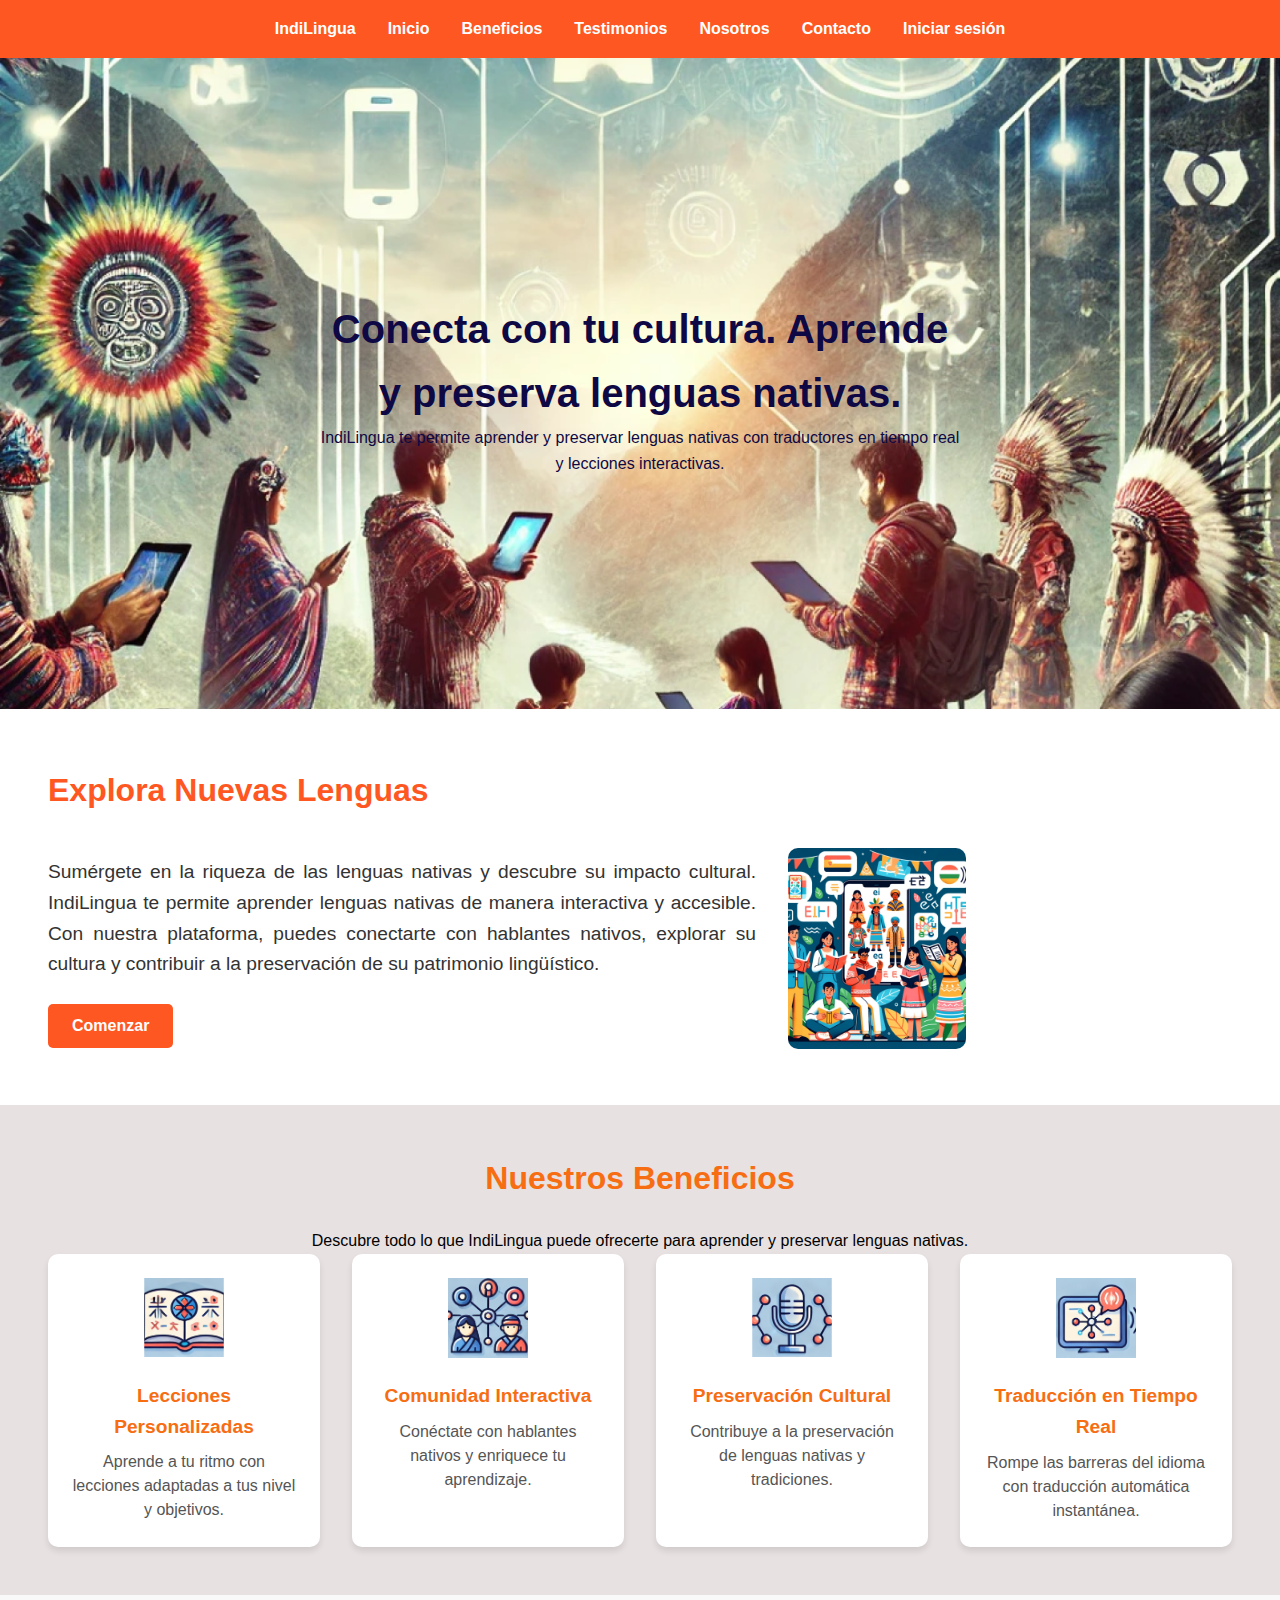
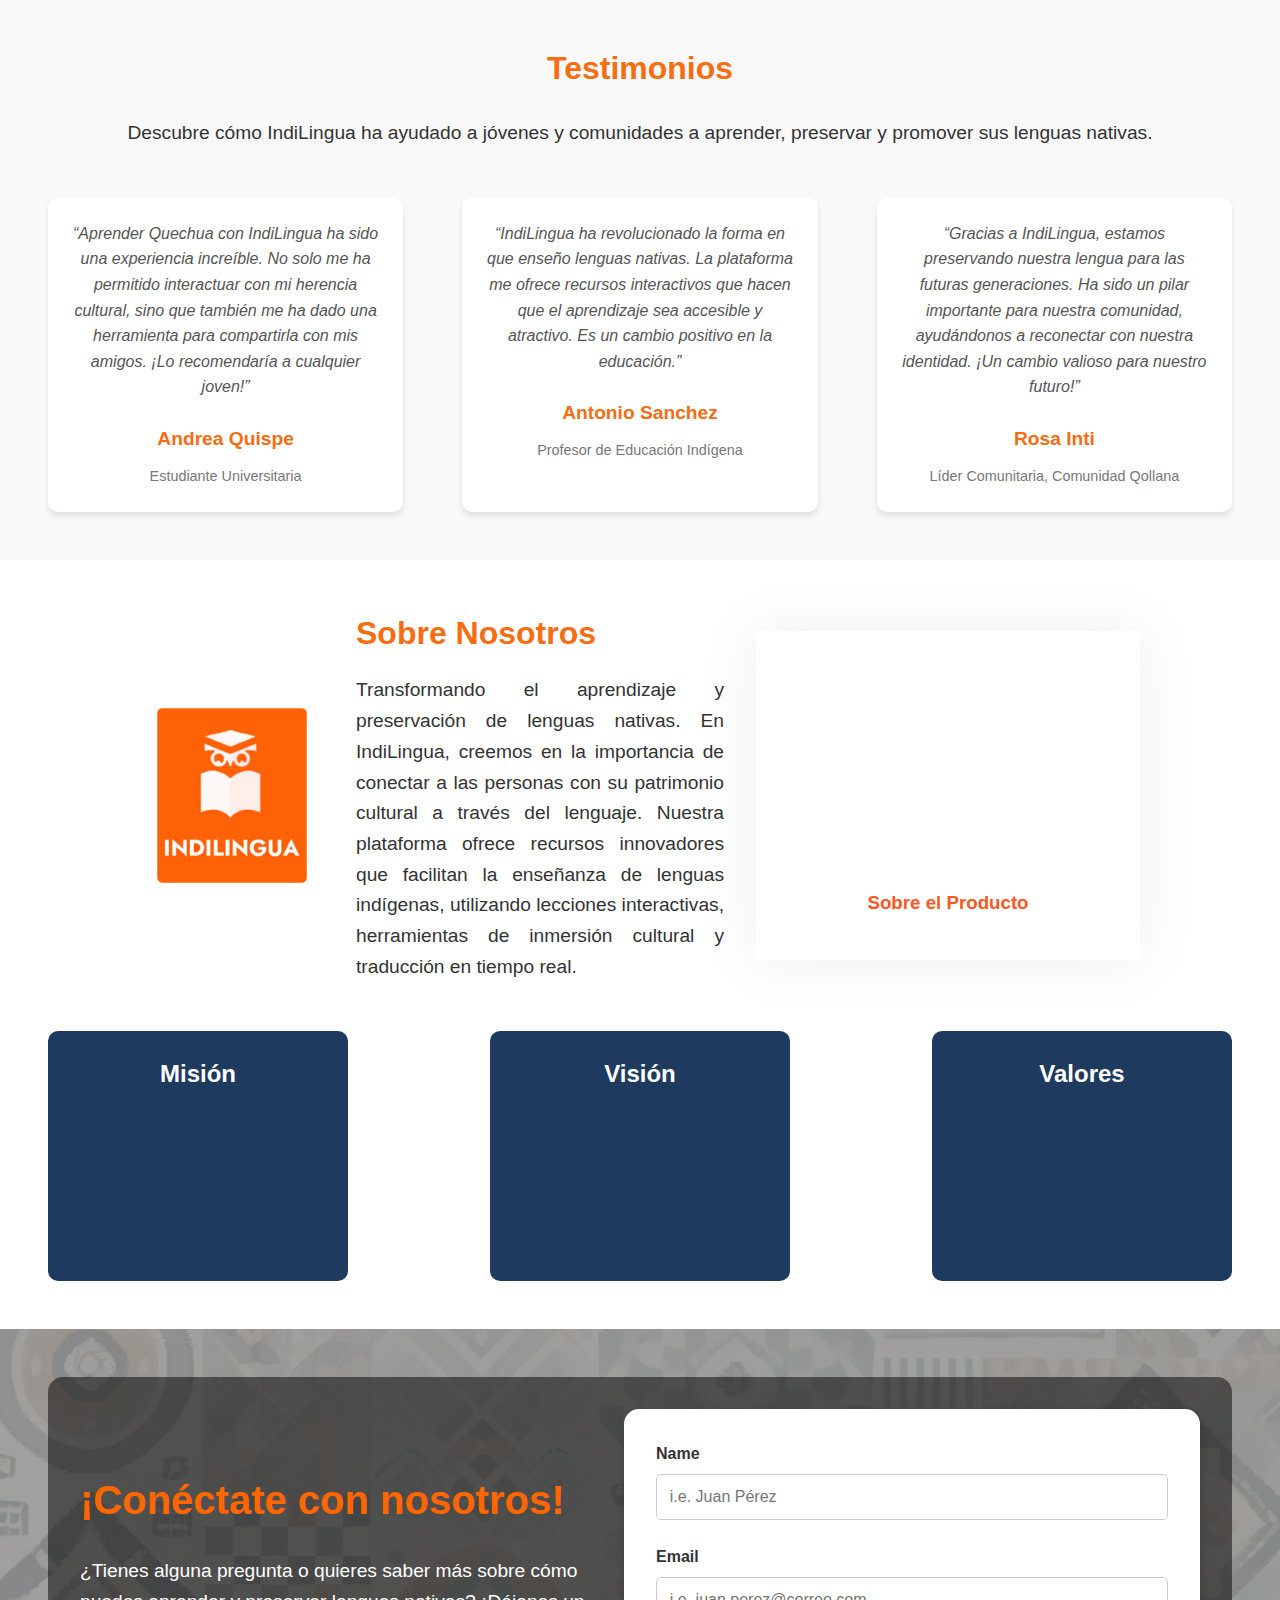
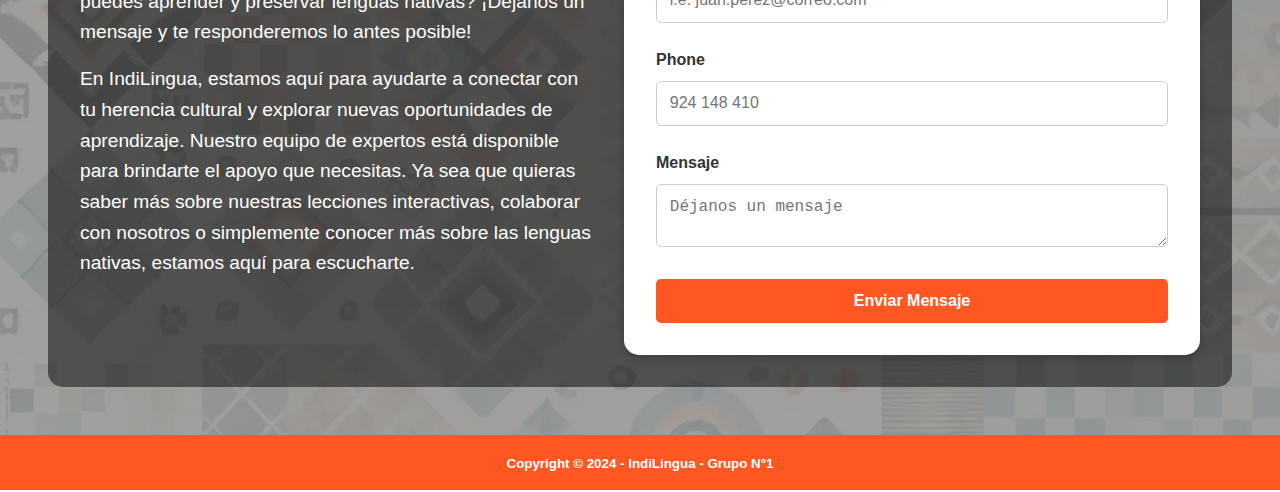
<file: index.html>
<!DOCTYPE html>
<html lang="es">
<head>
    <meta charset="UTF-8">
    <meta name="viewport" content="width=device-width, initial-scale=1.0">
    <title>IndiLingua</title>
    <link rel="stylesheet" href="css/style.css"> 
</head>
<body>

    <header>
        <nav class="menu">
            <ul>
                <li><a href="#home">IndiLingua</a></li>
                <li><a href="#inicio">Inicio</a></li>
                <li><a href="#beneficios">Beneficios</a></li>
                <li><a href="#testimonios">Testimonios</a></li>
                <li><a href="#nosotros">Nosotros</a></li>
                <li><a href="#contacto">Contacto</a></li>
                <li><a href="login.html" target="_blank">Iniciar sesión</a></li>
            </ul>
        </nav>
    </header>

    <section id="home" class="hero">
        <img src="img/Header.png" alt="Conecta con tu cultura">
        <div class="hero-text">
            <h1>Conecta con tu cultura. Aprende y preserva lenguas nativas.</h1>
            <p>IndiLingua te permite aprender y preservar lenguas nativas con traductores en tiempo real y lecciones interactivas.</p>
        </div>
    </section>

    <section id="inicio" class="explora-lenguas">
        <h2>Explora Nuevas Lenguas</h2>
        <div class="content">
            <div class="texto">
                <p>Sumérgete en la riqueza de las lenguas nativas y descubre su impacto cultural. IndiLingua te permite aprender lenguas nativas de manera interactiva y accesible. Con nuestra plataforma, puedes conectarte con hablantes nativos, explorar su cultura y contribuir a la preservación de su patrimonio lingüístico.</p>
                <button>Comenzar</button>
            </div>
            <div class="imagen">
                <img src="img/image.png" alt="Explora nuevas lenguas">
            </div>
        </div>
    </section>

    <section id="beneficios" class="beneficios">
        <h2>Nuestros Beneficios</h2>
        <p>Descubre todo lo que IndiLingua puede ofrecerte para aprender y preservar lenguas nativas.</p>
        <div class="beneficios-items">
            <div class="beneficio-item">
                <img src="img/image1.png" alt="Lecciones Personalizadas">
                <h3>Lecciones Personalizadas</h3>
                <p>Aprende a tu ritmo con lecciones adaptadas a tus nivel y objetivos.</p>
            </div>
            <div class="beneficio-item">
                <img src="img/image2.png" alt="Comunidad Interactiva">
                <h3>Comunidad Interactiva</h3>
                <p>Conéctate con hablantes nativos y enriquece tu aprendizaje.</p>
            </div>
            <div class="beneficio-item">
                <img src="img/imag3.png" alt="Preservación Cultural">
                <h3>Preservación Cultural</h3>
                <p>Contribuye a la preservación de lenguas nativas y tradiciones.</p>
            </div>
            <div class="beneficio-item">
                <img src="img/image4.png" alt="Traducción en Tiempo Real">
                <h3>Traducción en Tiempo Real</h3>
                <p>Rompe las barreras del idioma con traducción automática instantánea.</p>
            </div>
        </div>
    </section>

    <section id="testimonios" class="testimonios">
        <h2>Testimonios</h2>
        <p>Descubre cómo IndiLingua ha ayudado a jóvenes y comunidades a aprender, preservar y promover sus lenguas nativas.</p>
        <div class="testimonios-items">
            <div class="testimonio-item">
                <p>“Aprender Quechua con IndiLingua ha sido una experiencia increíble. No solo me ha permitido interactuar con mi herencia cultural, sino que también me ha dado una herramienta para compartirla con mis amigos. ¡Lo recomendaría a cualquier joven!”</p>
                <h3>Andrea Quispe</h3>
                <span>Estudiante Universitaria</span>
            </div>
            <div class="testimonio-item">
                <p>“IndiLingua ha revolucionado la forma en que enseño lenguas nativas. La plataforma me ofrece recursos interactivos que hacen que el aprendizaje sea accesible y atractivo. Es un cambio positivo en la educación.”</p>
                <h3>Antonio Sanchez</h3>
                <span>Profesor de Educación Indígena</span>
            </div>
            <div class="testimonio-item">
                <p>“Gracias a IndiLingua, estamos preservando nuestra lengua para las futuras generaciones. Ha sido un pilar importante para nuestra comunidad, ayudándonos a reconectar con nuestra identidad. ¡Un cambio valioso para nuestro futuro!”</p>
                <h3>Rosa Inti</h3>
                <span>Líder Comunitaria, Comunidad Qollana</span>
            </div>
        </div>
    </section>

    <section id="nosotros" class="sobre-nosotros">
         <div class="content">
            <div class="logo">
                <img src="img/logo.jpg" alt="Logo IndiLingua">
            </div>
            <div class="texto">
                <h2>Sobre Nosotros</h2>
                <p>Transformando el aprendizaje y preservación de lenguas nativas. En IndiLingua, creemos en la importancia de conectar a las personas con su patrimonio cultural a través del lenguaje. Nuestra plataforma ofrece recursos innovadores que facilitan la enseñanza de lenguas indígenas, utilizando lecciones interactivas, herramientas de inmersión cultural y traducción en tiempo real.</p>
            </div>
            <div class="boxP">
                <iframe width="320" height="215" src="https://www.youtube.com/embed/3KGzm6E9hPE" title="YouTube video player" frameborder="0" allowfullscreen></iframe>
                <h3>Sobre el Producto</h3>
            </div>
        </div>

        <div class="mvv-section">
            <div class="mvv-item">
                <h3>Misión</h3>
                <p>En IndiLingua, nuestra misión es preservar y promover las lenguas nativas del mundo, proporcionando soluciones tecnológicas que faciliten su enseñanza y aprendizaje, y fomenten la comunicación entre hablantes nativos y no nativos.</p>
            </div>
            <div class="mvv-item">
                <h3>Visión</h3>
                <p>Nos esforzamos por ser reconocidos como líderes en el uso de la tecnología para la preservación y difusión de lenguas nativas, ayudando a construir puentes entre culturas y asegurando que estas lenguas sobrevivan en un entorno globalizado.</p>
            </div>
            <div class="mvv-item">
                <h3>Valores</h3>
                <p>En IndiLingua nos guiamos por los principios de Inclusión, Respeto, Innovación y Preservación Cultural, asegurando que cada lengua y cultura tenga un lugar en el futuro.</p>
            </div>
        </div>
    </section>

    <section id="contacto" class="contacto">
        <div class="contacto-contenedor">
            <div class="contacto-texto">
                <h2>¡Conéctate con nosotros!</h2>
                <p>¿Tienes alguna pregunta o quieres saber más sobre cómo puedes aprender y preservar lenguas nativas? ¡Déjanos un mensaje y te responderemos lo antes posible!</p>
                <p>En IndiLingua, estamos aquí para ayudarte a conectar con tu herencia cultural y explorar nuevas oportunidades de aprendizaje. Nuestro equipo de expertos está disponible para brindarte el apoyo que necesitas. Ya sea que quieras saber más sobre nuestras lecciones interactivas, colaborar con nosotros o simplemente conocer más sobre las lenguas nativas, estamos aquí para escucharte.</p>
            </div>
            <div class="contacto-formulario">
                <form action="#">
                    <label for="name">Name</label>
                    <input type="text" id="name" name="name" placeholder="i.e. Juan Pérez">
    
                    <label for="email">Email</label>
                    <input type="email" id="email" name="email" placeholder="i.e. juan.perez@correo.com">
    
                    <label for="phone">Phone</label>
                    <input type="tel" id="phone" name="phone" placeholder="924 148 410">
    
                    <label for="mensaje">Mensaje</label>
                    <textarea id="mensaje" name="mensaje" placeholder="Déjanos un mensaje"></textarea>
    
                    <button type="submit">Enviar Mensaje</button>
                </form>
            </div>
        </div>
        <img src="img/imgContact.png" alt="Imagen de fondo de contacto" class="contacto-fondo">
    </section>
    <footer class="footer">
        <small> 
            Copyright &copy; 2024 - IndiLingua - Grupo N°1
        </small>
    </footer>
</body>
</html>
</file>
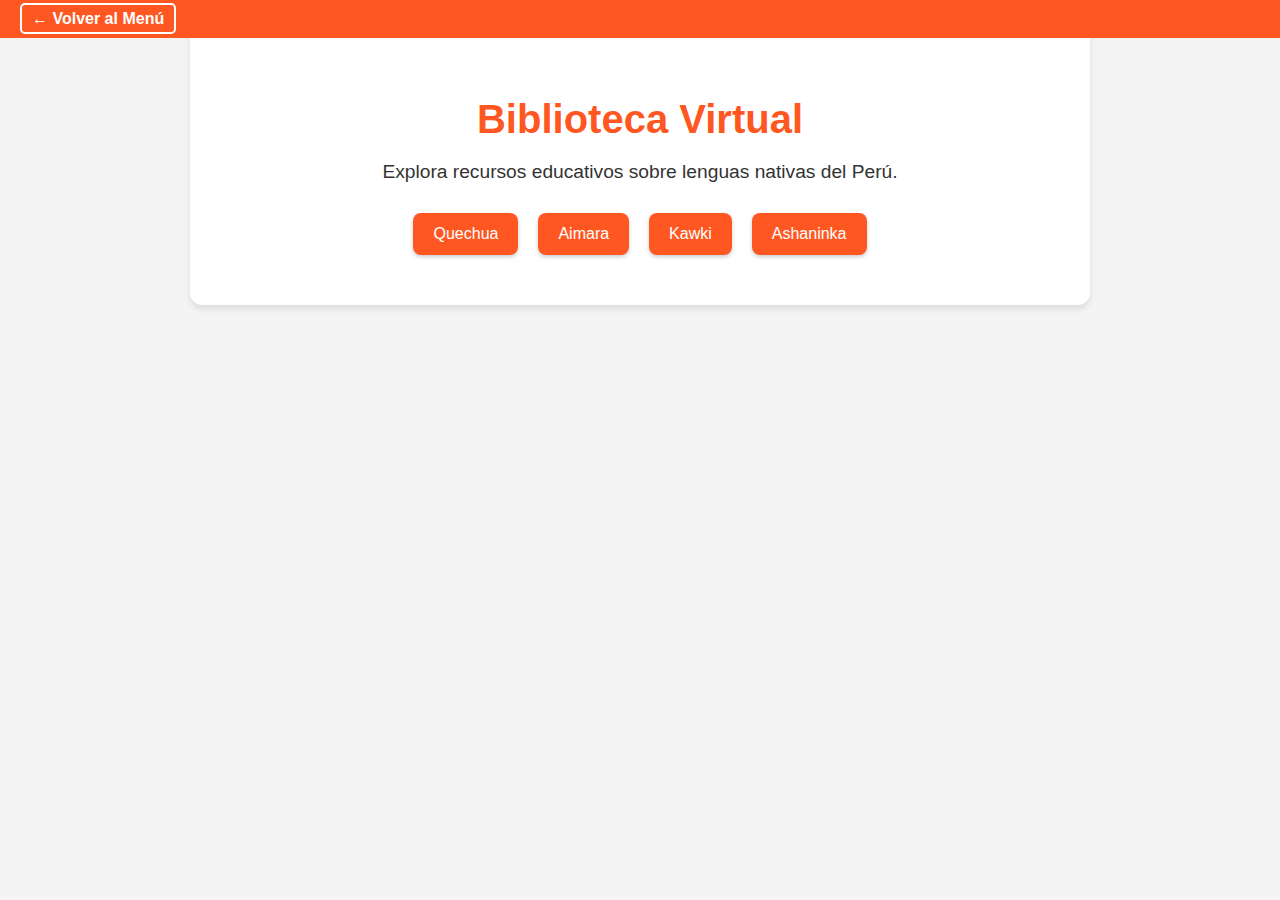
<file: biblioteca.html>
<!DOCTYPE html>
<html lang="en">
<head>
    <meta charset="UTF-8">
    <meta name="viewport" content="width=device-width, initial-scale=1.0">
    <title>Biblioteca Virtual</title>
    <link rel="stylesheet" href="css/biblioteca.css">
</head>
<body>
    <header class="header">
        <a href="menu.html" class="back-button">← Volver al Menú</a>
    </header>
    <section class="main_library">
        <h1 class="library_title">Biblioteca Virtual</h1>
        <p class="library_paragraph">Explora recursos educativos sobre lenguas nativas del Perú.</p>

        <div class="library_selection">
            <a class="library_option_button" href="https://www.peru.travel/es/masperu/descubre-el-origen-del-quechua-el-idioma-de-los-incas" target="_blank">Quechua</a>
            <a class="library_option_button" href="https://incredibletravelperu.com/blog/cultura/la-lengua-aymara/" target="_blank">Aimara</a>
            <a class="library_option_button" href="https://spanish.xinhuanet.com/2017-04/26/c_136236455.htm" target="_blank">Kawki</a>
            <a class="library_option_button" href="https://sisbib.unmsm.edu.pe/bibvirtualdata/tesis/human/romani_mm/cap3.pdf" target="_blank">Ashaninka</a>
        </div>
    </section>
</body>
</html>
</file>
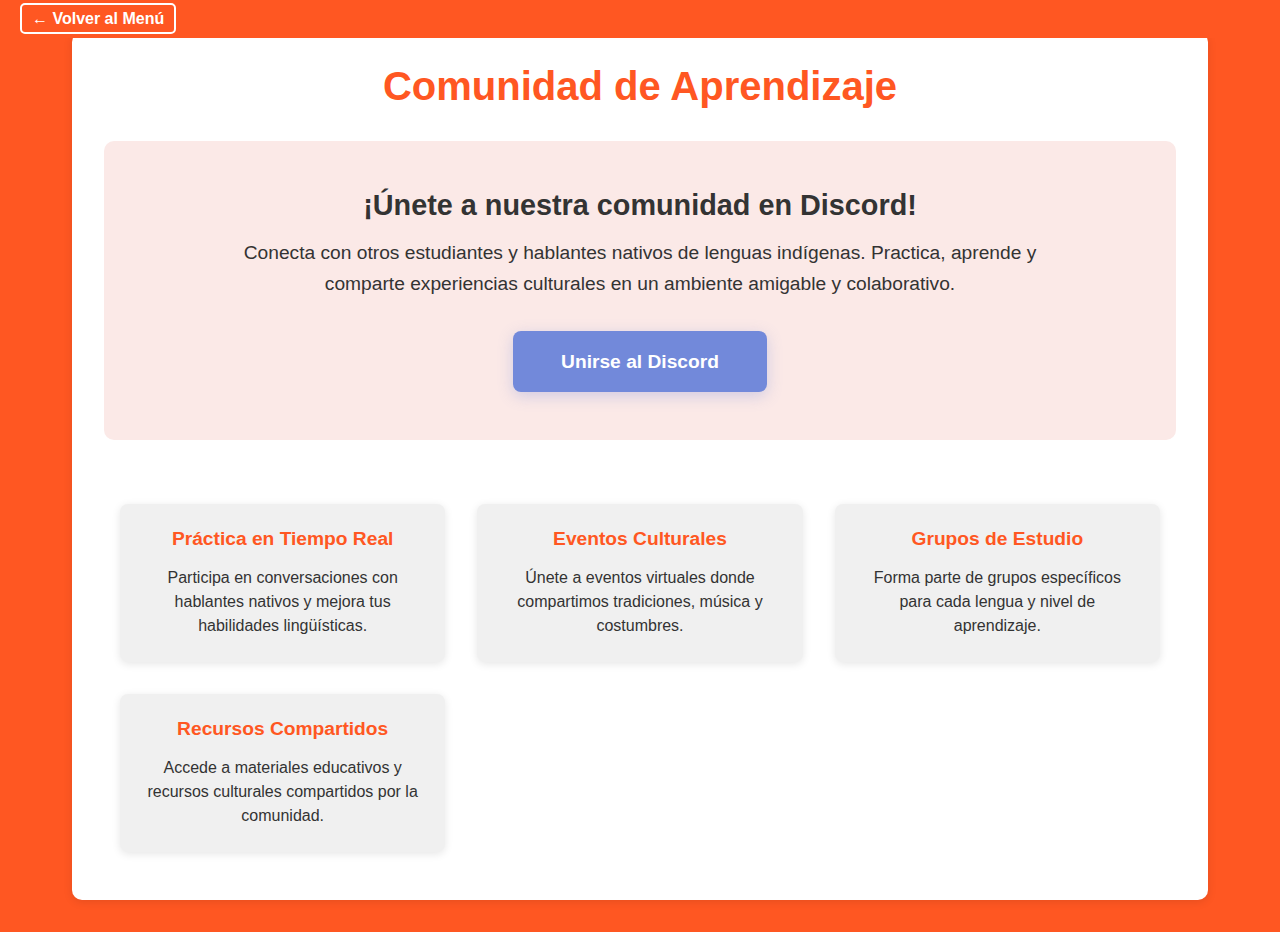
<file: comunidad.html>
<!DOCTYPE html>
<html lang="es">
<head>
    <meta charset="UTF-8">
    <meta name="viewport" content="width=device-width, initial-scale=1.0">
    <title>Comunidad de Aprendizaje</title>
    <link rel="stylesheet" href="css/comunidad.css">
</head>
<body>
    <header class="header">
        <a href="menu.html" class="back-button">← Volver al Menú</a>
    </header>
    <div class="container">
        <section class="section">
            <h2 class="section-title">Comunidad de Aprendizaje</h2>
            <div class="discord-section">
                <h3>¡Únete a nuestra comunidad en Discord!</h3>
                <p>Conecta con otros estudiantes y hablantes nativos de lenguas indígenas. Practica, aprende y comparte experiencias culturales en un ambiente amigable y colaborativo.</p>
                <a href="https://discord.gg/tuenlace" class="discord-button">
                    Unirse al Discord
                </a>
            </div>

            <div class="features-grid">
                <div class="feature-card">
                    <h4>Práctica en Tiempo Real</h4>
                    <p>Participa en conversaciones con hablantes nativos y mejora tus habilidades lingüísticas.</p>
                </div>

                <div class="feature-card">
                    <h4>Eventos Culturales</h4>
                    <p>Únete a eventos virtuales donde compartimos tradiciones, música y costumbres.</p>
                </div>

                <div class="feature-card">
                    <h4>Grupos de Estudio</h4>
                    <p>Forma parte de grupos específicos para cada lengua y nivel de aprendizaje.</p>
                </div>

                <div class="feature-card">
                    <h4>Recursos Compartidos</h4>
                    <p>Accede a materiales educativos y recursos culturales compartidos por la comunidad.</p>
                </div>
            </div>
        </section>
    </div>
</body>
</html>
</file>
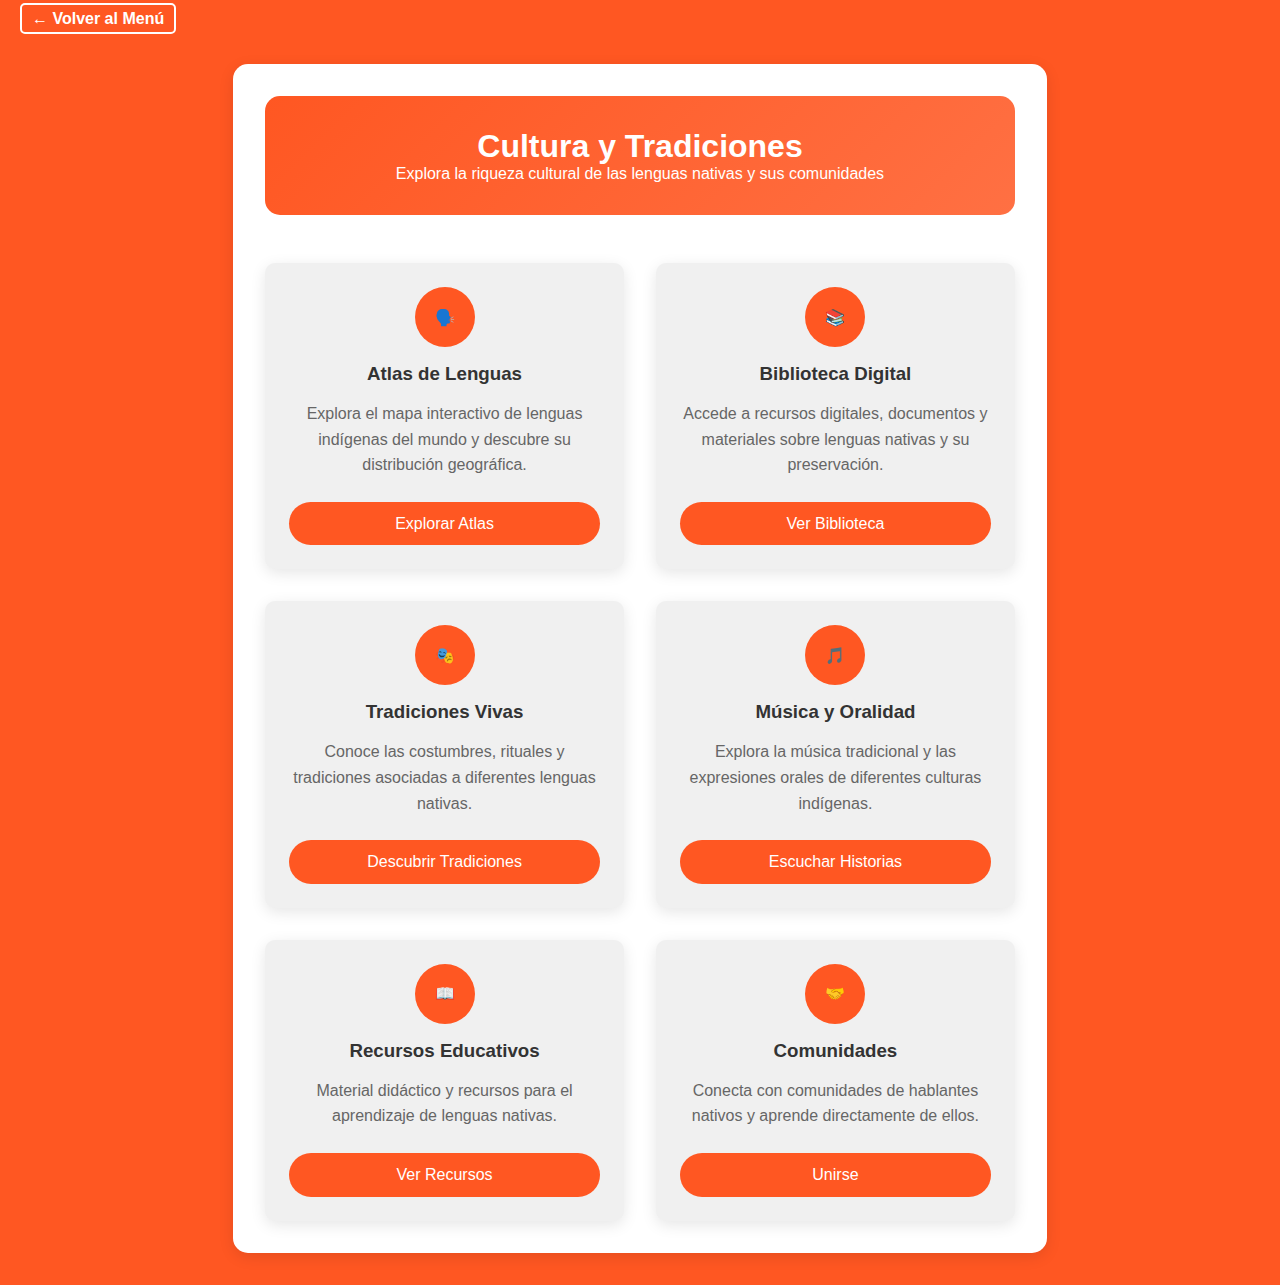
<file: cultura.html>
<!DOCTYPE html>
<html lang="es">
<head>
    <meta charset="UTF-8">
    <meta name="viewport" content="width=device-width, initial-scale=1.0">
    <title>Cultura y Tradiciones - IndiLingua</title>
    <link rel="stylesheet" href="css/cultura.css">
</head>
<body>
    <header class="header">
        <a href="menu.html" class="back-button">← Volver al Menú</a>
    </header>
    <div class="cultura-container">
        <div class="cultura-header">
            <h1>Cultura y Tradiciones</h1>
            <p>Explora la riqueza cultural de las lenguas nativas y sus comunidades</p>
        </div>

        <div class="recursos-grid">
            <div class="recurso-card">
                <div class="recurso-icon">🗣️</div>
                <h3>Atlas de Lenguas</h3>
                <p>Explora el mapa interactivo de lenguas indígenas del mundo y descubre su distribución geográfica.</p>
                <a href="https://www.unesco.org/languages-atlas/" class="recurso-link">Explorar Atlas</a>
            </div>

            <div class="recurso-card">
                <div class="recurso-icon">📚</div>
                <h3>Biblioteca Digital</h3>
                <p>Accede a recursos digitales, documentos y materiales sobre lenguas nativas y su preservación.</p>
                <a href="https://ailla.utexas.org/" class="recurso-link">Ver Biblioteca</a>
            </div>

            <div class="recurso-card">
                <div class="recurso-icon">🎭</div>
                <h3>Tradiciones Vivas</h3>
                <p>Conoce las costumbres, rituales y tradiciones asociadas a diferentes lenguas nativas.</p>
                <a href="https://ich.unesco.org/es/" class="recurso-link">Descubrir Tradiciones</a>
            </div>

            <div class="recurso-card">
                <div class="recurso-icon">🎵</div>
                <h3>Música y Oralidad</h3>
                <p>Explora la música tradicional y las expresiones orales de diferentes culturas indígenas.</p>
                <a href="https://www.culturalsurvival.org/" class="recurso-link">Escuchar Historias</a>
            </div>

            <div class="recurso-card">
                <div class="recurso-icon">📖</div>
                <h3>Recursos Educativos</h3>
                <p>Material didáctico y recursos para el aprendizaje de lenguas nativas.</p>
                <a href="https://www.endangeredlanguages.com/" class="recurso-link">Ver Recursos</a>
            </div>

            <div class="recurso-card">
                <div class="recurso-icon">🤝</div>
                <h3>Comunidades</h3>
                <p>Conecta con comunidades de hablantes nativos y aprende directamente de ellos.</p>
                <a href="https://rising.globalvoices.org/" class="recurso-link">Unirse</a>
            </div>
        </div>
    </div>
</body>
</html>
</file>
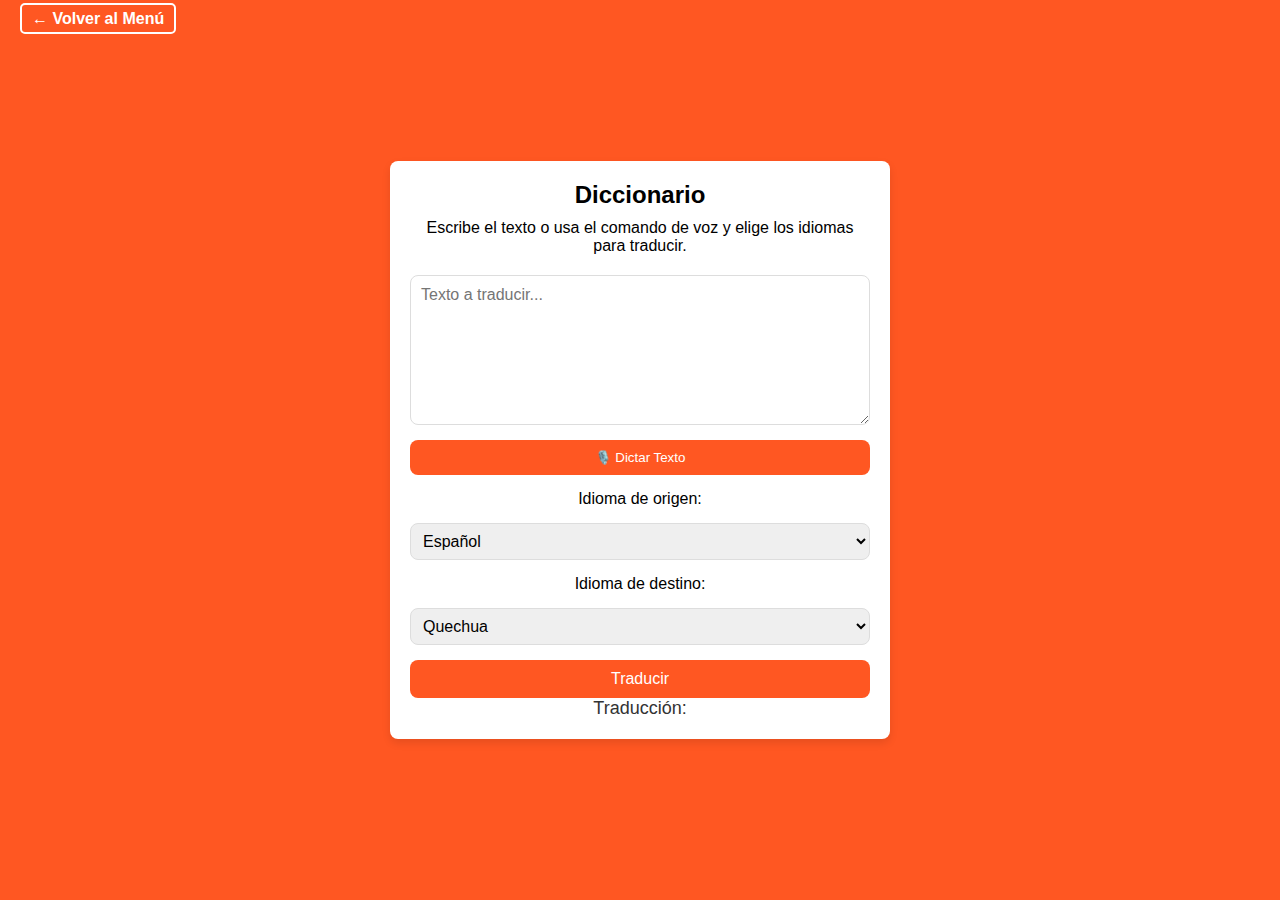
<file: diccionario.html>
<!DOCTYPE html>
<html lang="es">
<head>
    <meta charset="UTF-8">
    <meta name="viewport" content="width=device-width, initial-scale=1.0">
    <title>Diccionario</title>
    <link rel="stylesheet" href="css/diccionario.css">
</head>
<body>
    <header class="header">
        <a href="menu.html" class="back-button">← Volver al Menú</a>
    </header>
    <section class="main_dictionary">
        <h2 class="dictionary_title">Diccionario</h2>
        <p class="dictionary_paragraph">Escribe el texto o usa el comando de voz y elige los idiomas para traducir.</p>
        
        <form action="#" class="dictionary_form" id="dictionary_form">
            <textarea placeholder="Texto a traducir..." class="dictionary_textarea" id="text_to_translate"></textarea>
            <button type="button" class="voice_button" id="voice_button">🎙️ Dictar Texto</button>
            
            <label for="source_language" class="dictionary_label">Idioma de origen:</label>
            <select id="source_language" class="dictionary_select">
                <option value="es">Español</option>
                <option value="qu">Quechua</option>
                <option value="ay">Aimara</option>
            </select>
            
            <label for="target_language" class="dictionary_label">Idioma de destino:</label>
            <select id="target_language" class="dictionary_select">
                <option value="qu">Quechua</option>
                <option value="es">Español</option>
                <option value="ay">Aimara</option>
            </select>

            <input type="button" value="Traducir" class="dictionary_button" id="translate_button">
        </form>
        
        <p class="dictionary_result" id="translation_result">Traducción: <span id="result_text"></span></p>
    </section>

    <script src="js/diccionario.js"></script>
</body>
</html>
</file>
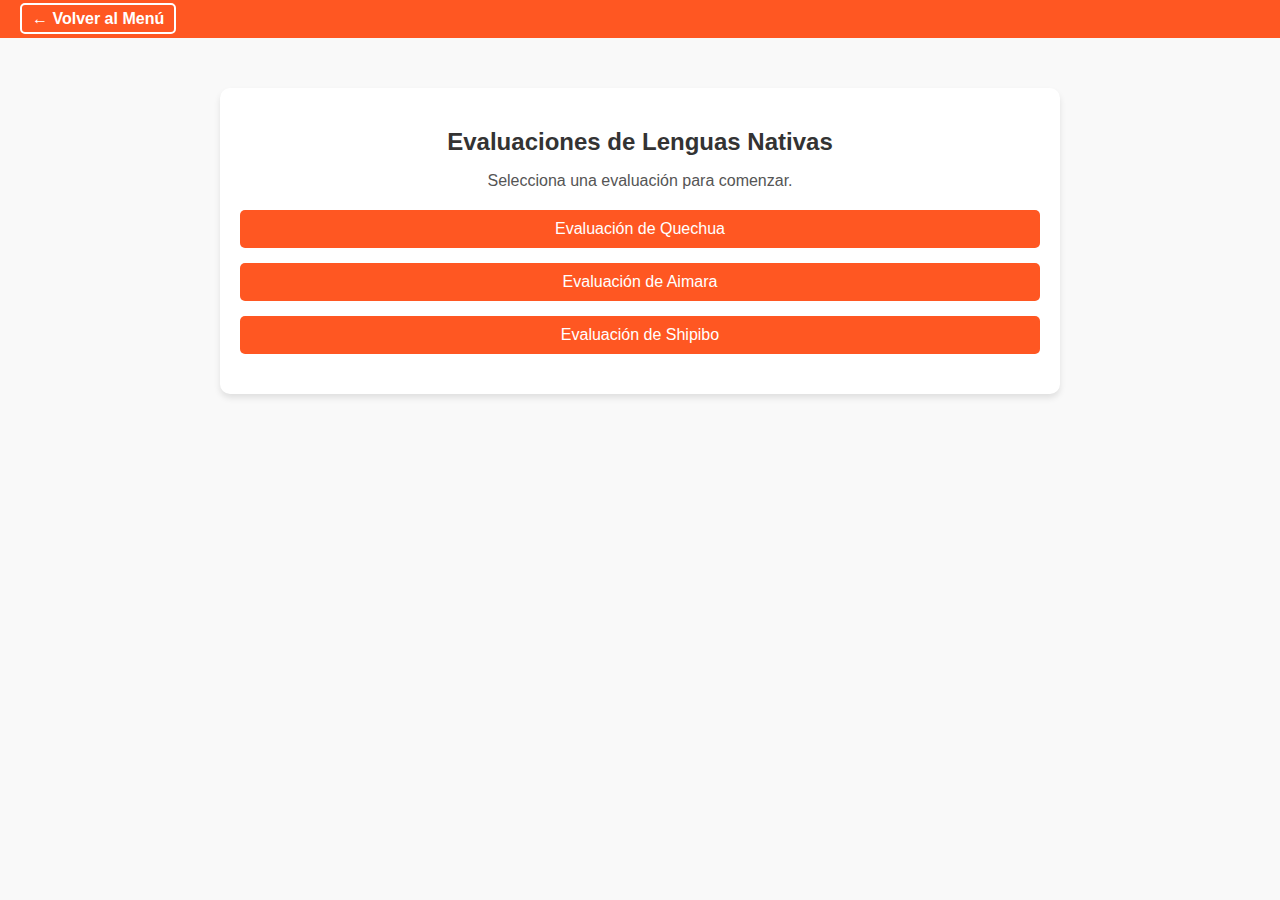
<file: eval.html>
<!DOCTYPE html>
<html lang="en">
<head>
    <meta charset="UTF-8">
    <meta name="viewport" content="width=device-width, initial-scale=1.0">
    <title>Evaluaciones de Lenguas Nativas</title>
    <link rel="stylesheet" href="css/eval.css">
</head>
<body>
    <header class="header">
        <a href="menu.html" class="back-button">← Volver al Menú</a>
    </header>
    <section class="main_quiz">
        <h2 class="quiz_title">Evaluaciones de Lenguas Nativas</h2>
        <p class="quiz_paragraph">Selecciona una evaluación para comenzar.</p>

        <div class="quiz_selection" id="quiz_selection">
            <button class="quiz_option_button" onclick="startQuiz('quechua')">Evaluación de Quechua</button>
            <button class="quiz_option_button" onclick="startQuiz('aimara')">Evaluación de Aimara</button>
            <button class="quiz_option_button" onclick="startQuiz('shipibo')">Evaluación de Shipibo</button>
        </div>

        <div id="quiz_area" style="display: none;">
            <div class="quiz_question" id="quiz_question"></div>
            <div class="quiz_options" id="quiz_options"></div>
            <button class="quiz_button" id="next_question" style="display: none;">Siguiente Pregunta</button>
            <p class="quiz_score" id="quiz_score">Puntuación: <span id="score">0</span></p>
            <button class="quiz_button" id="back_to_selection" style="display: none;" onclick="returnToSelection()">Volver a las Evaluaciones</button>
        </div>
    </section>

    <script src="js/eval.js"></script>
</body>
</html>
</file>
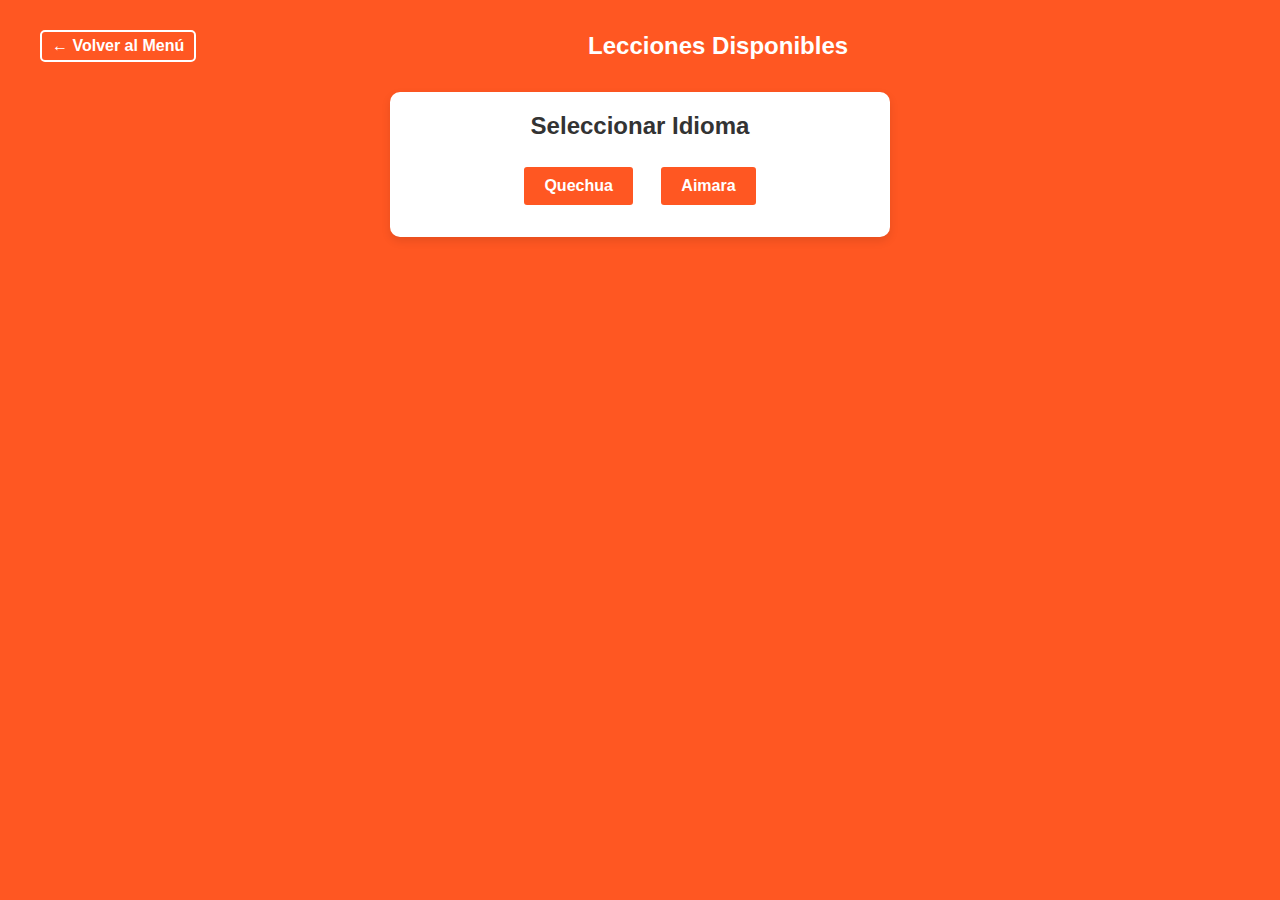
<file: lecciones.html>
<!DOCTYPE html>
<html lang="es">
<head>
    <meta charset="UTF-8">
    <meta name="viewport" content="width=device-width, initial-scale=1.0">
    <title>Lecciones Disponibles</title>
    <link rel="stylesheet" href="css/lecciones.css">
</head>
<body>
    <header class="header">
        <a href="menu.html" class="back-button">← Volver al Menú</a>
        <h1>Lecciones Disponibles</h1>
    </header>

    <div class="language-selection" id="languageSelection">
        <h2>Seleccionar Idioma</h2>
        <button class="language-button" onclick="selectLanguage('quechua')">Quechua</button>
        <button class="language-button" onclick="selectLanguage('aimara')">Aimara</button>
    </div>

    <button class="back-to-selection" id="backToSelection" onclick="resetSelection()">← Volver a Selección de Idioma</button>

    <div class="lessons-container" id="lessonsContainer">
        <div class="lesson-card quechua">
            <h3>Lección 1: <br> Introducción al Quechua</h3>
            <p>Aprende los conceptos básicos del Quechua en esta lección introductoria.</p>
            <a class="lesson-button" href="https://www.youtube.com/watch?v=Xf_V_NoYjC8&list=PLun6n_hruuWHG7HABqi-EhzabZLsAKQeD&pp=gAQB" target="_blank">Ver Video</a>
        </div>
    
        <div class="lesson-card quechua">
            <h3>Lección 2: <br> Vocabulario Diario</h3>
            <p>Aprende palabras para situaciones cotidianas.</p>
            <a class="lesson-button" href="https://www.youtube.com/watch?v=1FiUQYohIXM&list=PLun6n_hruuWHh_Wwe7sa1ANZ4J8Ey3oyu&pp=gAQB" target="_blank">Ver Video</a>
        </div>
    
        <div class="lesson-card quechua">
            <h3>Lección 3: <br> Los Pronombres</h3>
            <p>Aprende sobre los pronombres en Quechua.</p>
            <a class="lesson-button" href="https://www.youtube.com/watch?v=_eu1fZgfDgQ&list=PLun6n_hruuWF7KUZS5zwhk1m5GIs6MYDO&pp=gAQB" target="_blank">Ver Video</a>
        </div>
    
        <div class="lesson-card quechua">
            <h3>Lección 4: <br> Los Verbos</h3>
            <p>Aprende sobre los verbos en Quechua.</p>
            <a class="lesson-button" href="https://www.youtube.com/watch?v=NOBOyl0eEAA&list=PLun6n_hruuWGXWFIK_yZ-_xkXKfPAeeXF&pp=gAQB" target="_blank">Ver Video</a>
        </div>
    
        <div class="lesson-card quechua">
            <h3>Lección 5: <br> Sufijos - Parte I</h3>
            <p>Aprende sobre los sufijos en Quechua.</p>
            <a class="lesson-button" href="https://www.youtube.com/watch?v=KVp3qsd9o0I&list=PLun6n_hruuWEtAeXThDCNilRPCSRJgSpJ&pp=gAQB" target="_blank">Ver Video</a>
        </div>

        <div class="lesson-card quechua">
            <h3>Lección 6: <br> Sufijos - Parte II</h3>
            <p>Aprende sobre los sufijos en Quechua.</p>
            <a class="lesson-button" href="https://www.youtube.com/watch?v=7fYCmCDiO0M&list=PLun6n_hruuWH7rrK3Ajm02vrpc9KhM1UD&pp=gAQB" target="_blank">Ver Video</a>
        </div>

        <div class="lesson-card aimara">
            <h3>Lección 1: <br> Introducción al Aimara</h3>
            <p>Descubre las bases del idioma Aimara.</p>
            <a class="lesson-button" href="https://www.youtube.com/watch?v=MpvmDNO9bgc&list=PLun6n_hruuWEKqtnDgDc5BY84u_s3Okmv&pp=gAQB" target="_blank">Ver Video</a>
        </div>
        <div class="lesson-card aimara">
            <h3>Lección 2: <br> Los Pronombres</h3>
            <p>Aprende sobre los pronombres en Aimara.</p>
            <a class="lesson-button" href="https://www.youtube.com/watch?v=oHbIUAilLB0&list=PLun6n_hruuWEPWbj6oHajvgIDXj5Hl_0V&pp=gAQB" target="_blank">Ver Video</a>
        </div>
        <div class="lesson-card aimara">
            <h3>Lección 3: <br> Los Verbos</h3>
            <p>Aprende sobre los verbos en Aimara.</p>
            <a class="lesson-button" href="https://www.youtube.com/watch?v=x2I4V58mhuk&list=PLun6n_hruuWFwu1gvjYI6ZaSNxeXqtPow&pp=gAQB" target="_blank">Ver Video</a>
        </div>
        <div class="lesson-card aimara">
            <h3>Lección 4: <br> Los Sufijos</h3>
            <p>Aprende sobre los sufijos en Aimara.</p>
            <a class="lesson-button" href="https://www.youtube.com/watch?v=meY8I4SVI1w&list=PLun6n_hruuWEOWbldT7OHQ3nVIlKp2RD5&pp=gAQB" target="_blank">Ver Video</a>
        </div>
        <div class="lesson-card aimara">
            <h3>Lección 5: <br> Conceptos Básicos - Parte I</h3>
            <p>Descubre conceptos básicos en Aimara.</p>
            <a class="lesson-button" href="https://www.youtube.com/watch?v=C7rJ7NzyTeM&list=PLun6n_hruuWE5luNfU1tk68t2Rat4a1nx&pp=gAQB" target="_blank">Ver Video</a>
        </div>
        <div class="lesson-card aimara">
            <h3>Lección 6: <br> Conceptos Básicos - Parte II</h3>
            <p>Descubre conceptos básicos en Aimara.</p>
            <a class="lesson-button" href="https://www.youtube.com/watch?v=F4C_8Ttvnvs&list=PLun6n_hruuWGB3UUJ_L5w99nasxGLzrKC&pp=gAQB" target="_blank">Ver Video</a>
        </div>
    </div>


    <script src="js/lecciones.js"></script>
</body>
</html>
</file>
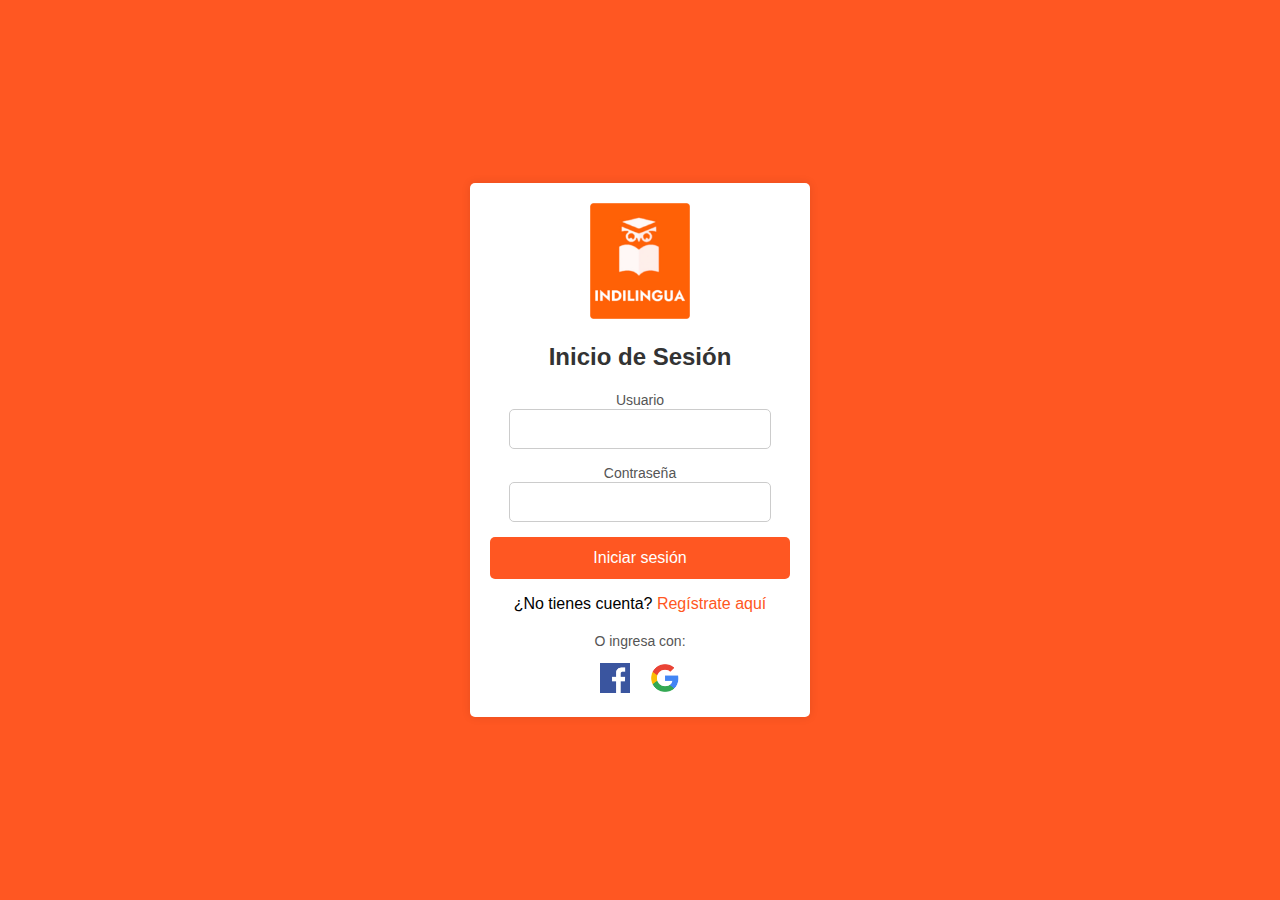
<file: login.html>
<!DOCTYPE html>
<html lang="es">
<head>
    <meta charset="UTF-8">
    <meta name="viewport" content="width=device-width, initial-scale=1.0">
    <title>Inicio de Sesión</title>
    <link rel="stylesheet" href="css/login.css">
</head>
<body>
    <div class="container">
        <div class="logo">
            <img src="img/logo.jpg" alt="Logo" class="logo-img">
        </div>
        <h2>Inicio de Sesión</h2>
        <form action="menu.html" method="GET">
            <div class="form-group">
                <label for="username">Usuario</label>
                <input type="text" id="username" name="username" required>
            </div>
            <div class="form-group">
                <label for="password">Contraseña</label>
                <input type="password" id="password" name="password" required>
            </div>
            <div class="form-group">
                <input type="submit" value="Iniciar sesión">
            </div>
        </form>        
        <div class="form-footer">
            <p>¿No tienes cuenta? <a href="registro.html">Regístrate aquí</a></p>
        </div>
        
        <div class="social-login">
            <p>O ingresa con:</p>
            <div class="social-icons">
                <a href="https://www.facebook.com"><img src="img/fb.png" alt="Facebook" class="social-icon"></a>
                <a href="https://www.google.com"><img src="img/google.png" alt="Google" class="social-icon"></a>
            </div>
        </div>
    </div>
</body>
</html>
</file>
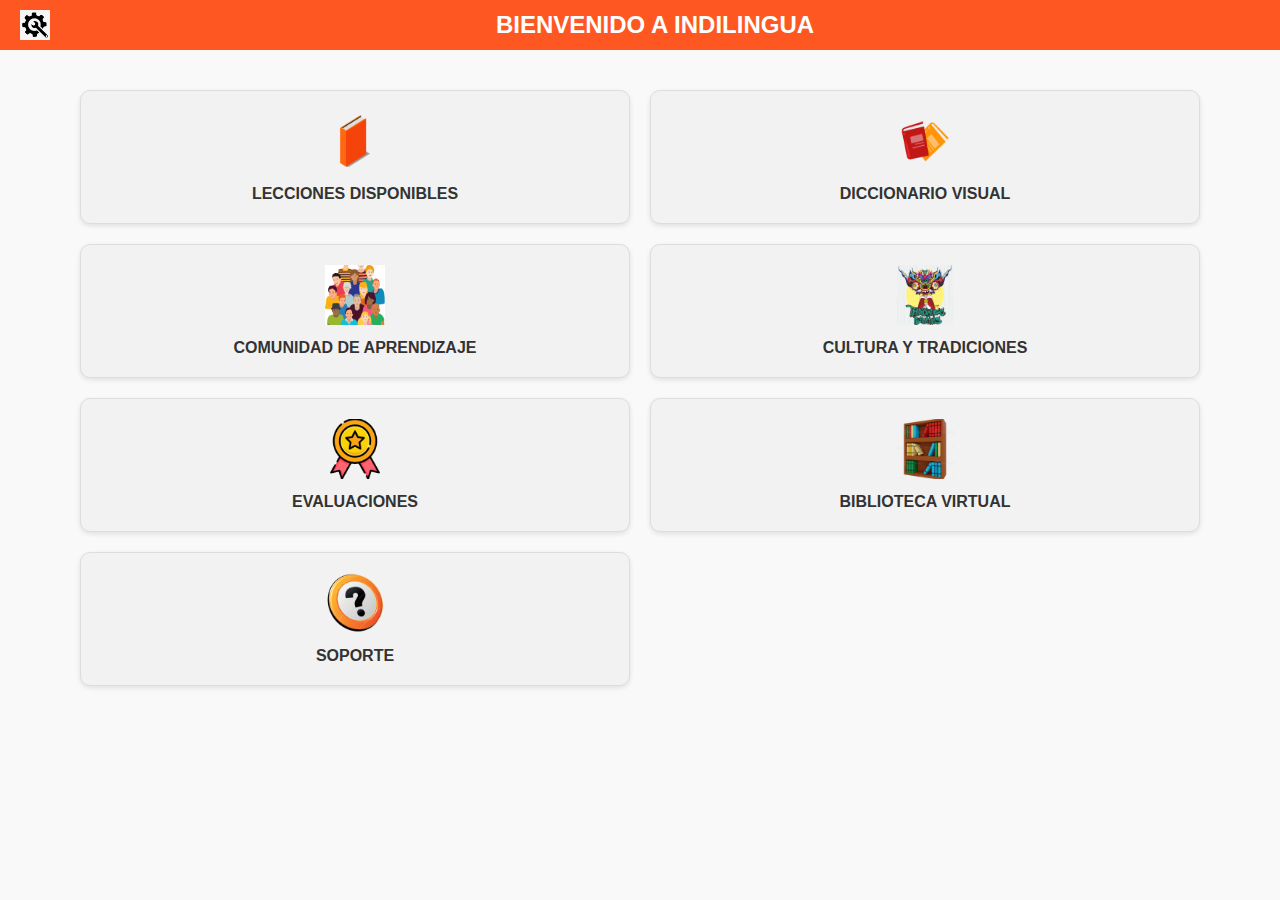
<file: menu.html>
<!DOCTYPE html>
<html lang="es">
<head>
  <meta charset="UTF-8">
  <meta name="viewport" content="width=device-width, initial-scale=1.0">
  <title>Menú Principal</title>
  <link rel="stylesheet" href="css/menu.css">
</head>
<body>
  <header class="header">
    <img src="img/config.png" alt="Ajustes" class="icon">
    <h1>BIENVENIDO A INDILINGUA</h1>
  </header>
  <main class="main">
    <section class="grid">
      <div class="card">
        <a href="lecciones.html"><img src="img/lecciones.png" alt="Lecciones disponibles"></a> 
        <p>LECCIONES DISPONIBLES</p>
      </div>
      <div class="card">
       <a href="diccionario.html"><img src="img/diccionario.png" alt="Diccionario visual"></a> 
        <p>DICCIONARIO VISUAL</p>
      </div>
      <div class="card">
        <a href="comunidad.html"><img src="img/comunidad.png" alt="Comunidad de aprendizaje"></a> 
        <p>COMUNIDAD DE APRENDIZAJE</p>
      </div>
      <div class="card">
        <a href="cultura.html"><img src="img/cultura.png" alt="Cultura y tradiciones"></a> 
        <p>CULTURA Y TRADICIONES</p>
      </div>
      <div class="card">
        <a href="eval.html"><img src="img/eval.png" alt="Evaluaciones y progreso"></a>    
        <p>EVALUACIONES</p>
      </div>
      <div class="card">
        <a href="biblioteca.html"><img src="img/biblio.png" href="#" alt="Biblioteca Virtual"></a> 
        <p>BIBLIOTECA VIRTUAL</p>
      </div>
      <div class="card">
        <a href="soporte.html"><img src="img/soporte.png" alt="Soporte"></a> 
        <p>SOPORTE</p>
      </div>
    </section>
  </main>
</body>
</html>
</file>
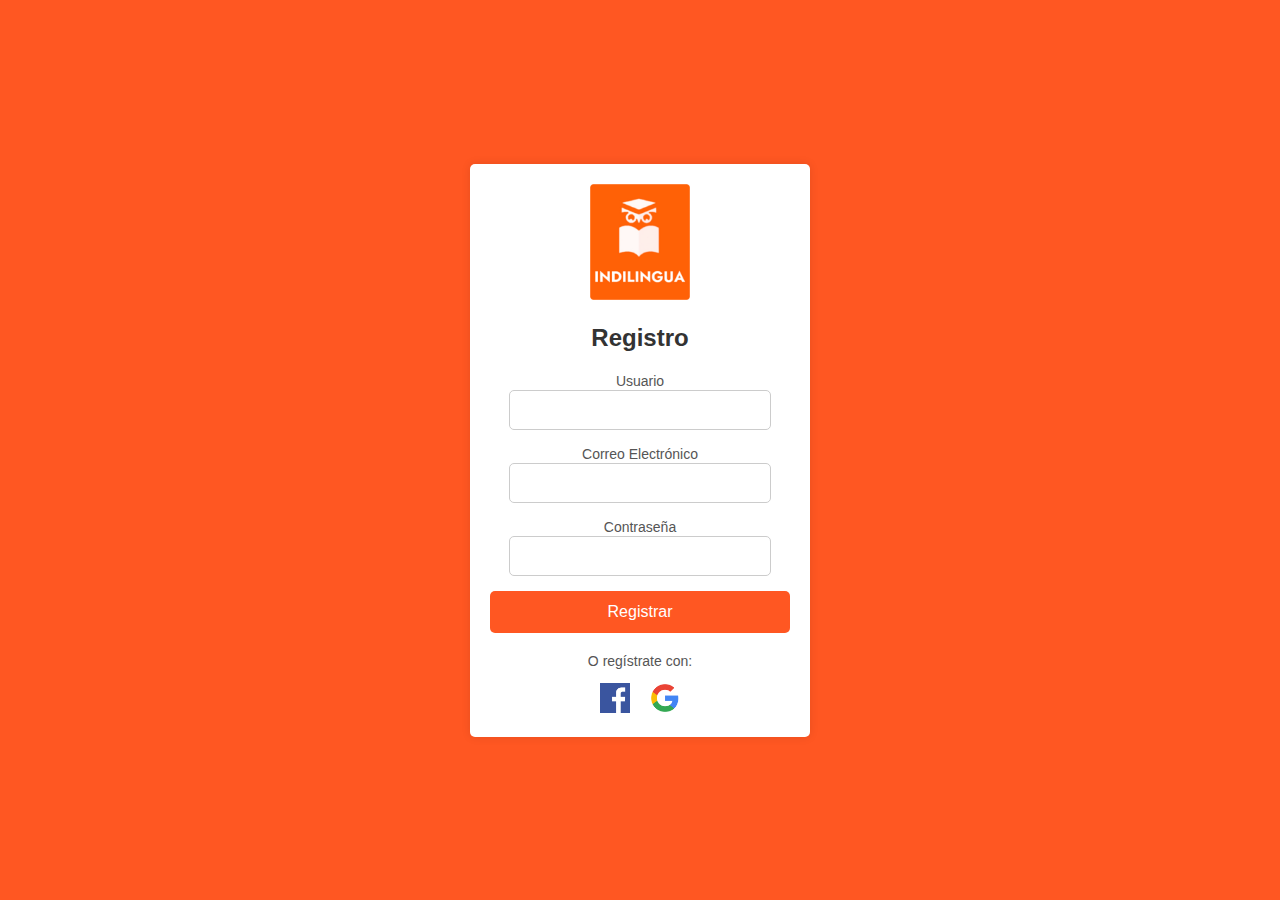
<file: registro.html>
<!DOCTYPE html>
<html lang="es">
<head>
    <meta charset="UTF-8">
    <meta name="viewport" content="width=device-width, initial-scale=1.0">
    <title>Registro</title>
    <link rel="stylesheet" href="css/login.css">
</head>
<body>
    <div class="container">
        <div class="logo">
            <img src="img/logo.jpg" alt="Logo" class="logo-img">
        </div>
        <h2>Registro</h2>
        <form action="login.html" method="POST">
            <div class="form-group">
                <label for="username">Usuario</label>
                <input type="text" id="username" name="username" required>
            </div>
            <div class="form-group">
                <label for="email">Correo Electrónico</label>
                <input type="email" id="email" name="email" required>
            </div>
            <div class="form-group">
                <label for="password">Contraseña</label>
                <input type="password" id="password" name="password" required>
            </div>
            <div class="form-group">
                <input type="submit" value="Registrar">
            </div>
        </form>
        <div class="social-login">
            <p>O regístrate con:</p>
            <div class="social-icons">
                <a href="https://www.facebook.com"><img src="img/fb.png" alt="Facebook" class="social-icon"></a>
                <a href="https://www.google.com"><img src="img/google.png" alt="Google" class="social-icon"></a>
            </div>
        </div>
    </div>
</body>
</html>
</file>
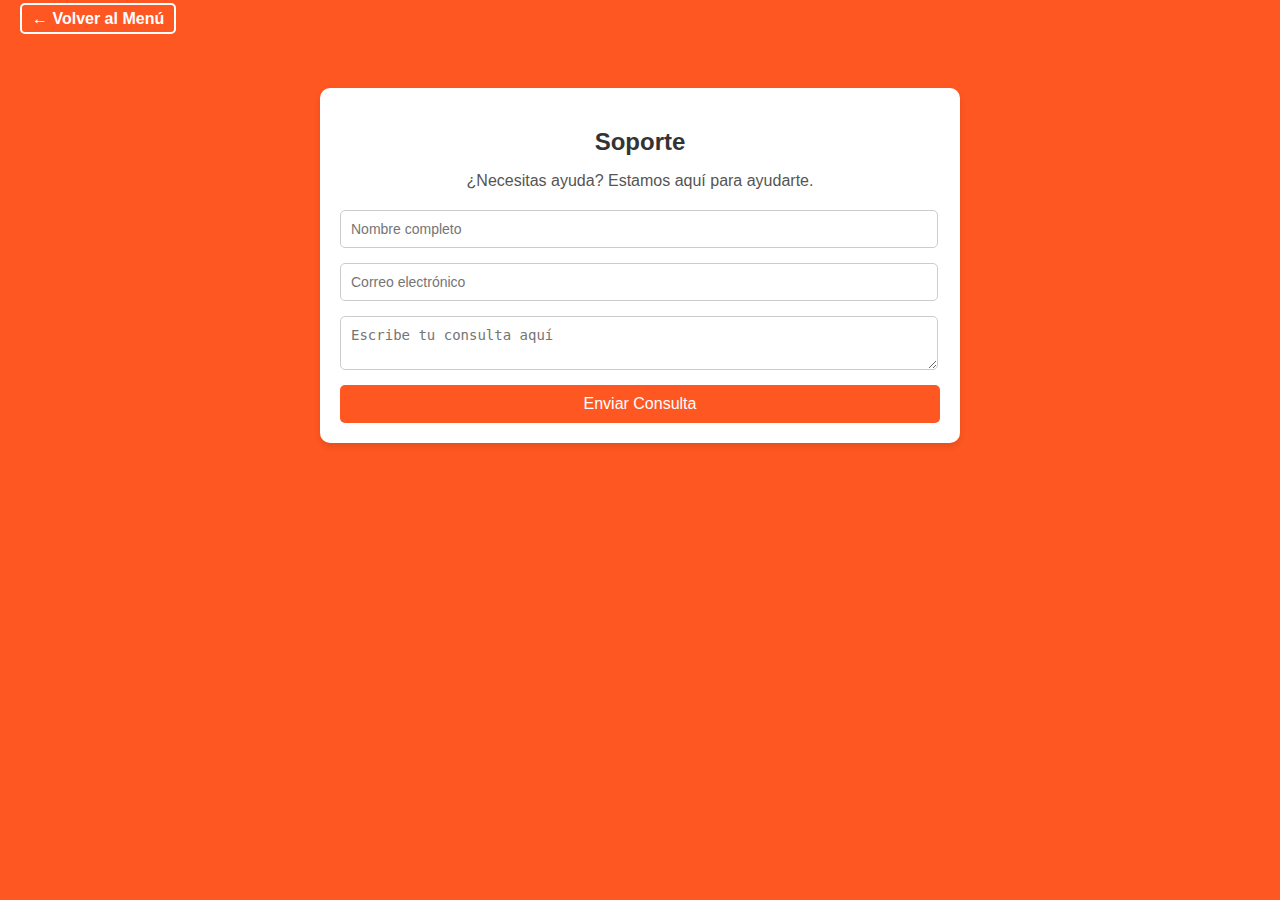
<file: soporte.html>
<!DOCTYPE html>
<html lang="es">

<head>
    <meta charset="UTF-8">
    <meta name="viewport" content="width=device-width, initial-scale=1.0">
    <title>Soporte</title>
    <link rel="stylesheet" href="css/soporte.css">
</head>

<body>
    <header class="header">
        <a href="menu.html" class="back-button">← Volver al Menú</a>
    </header>
    <section class="main_support">
        <h2 class="support_title">Soporte</h2>
        <p class="support_paragraph">¿Necesitas ayuda? Estamos aquí para ayudarte.</p>
        <form action="#" class="support_form">
            <input type="text" placeholder="Nombre completo" class="support_input" required>
            <input type="email" placeholder="Correo electrónico" class="support_input" required>
            <textarea placeholder="Escribe tu consulta aquí" class="support_textarea" required></textarea>
            <input type="submit" value="Enviar Consulta" class="support_button">
        </form>
    </section>
</body>

</html>
</file>
<file: css/style.css>
* {
    margin: 0;
    padding: 0;
    box-sizing: border-box;
}

body {
    font-family: Arial, sans-serif;
    line-height: 1.6;
}

header {
    background-color: #FF5722;
    position: sticky;
    top: 0;
    z-index: 1000;
}

.menu {
    display: flex;
    justify-content: center;
    padding: 1rem;
}

.menu ul {
    list-style: none;
    display: flex;
    gap: 2rem;
}

.menu a {
    text-decoration: none;
    color: white;
    font-weight: bold;
}

.menu ul li a:hover {
    background-color: orange;
    color: white;
    transition: 0.3s ease, transform 0.3s ease;
    border-radius: 5px;
    padding: 0.8rem 1.8rem;
    transform: scale(1.05);
}

.menu ul li a.active {
    background-color: darkorange;
    color: white;
    padding: 0.8rem 1.8rem;
}

.hero {
    position: relative;
    text-align: center;
    color: rgb(14, 8, 68);
}

.hero img {
    width: 100%;
    height: auto;
}

.hero-text {
    position: absolute;
    top: 50%;
    left: 50%;
    transform: translate(-50%, -50%);
    text-align: center;
}

.hero h1 {
    font-size: 2.5rem;
}

.explora-lenguas {
    padding: 3rem;
    background-color: white;
}

.explora-lenguas h2 {
    font-size: 2rem;
    color: #FF5722;
    margin-bottom: 2rem;
}

.explora-lenguas .content {
    display: flex;
    align-items: center;
    justify-content: space-around;
    gap: 2rem;
}

.explora-lenguas .texto {
    flex: 1;
    font-size: 1.2rem;
    color: #333;
    line-height: 1.6;
    text-align: justify;
}

.explora-lenguas .texto p {
    margin-bottom: 1.5rem;
}

.explora-lenguas button {
    padding: 0.8rem 1.5rem;
    background-color: #FF5722;
    color: white;
    border: none;
    cursor: pointer;
    font-size: 1rem;
    font-weight: bold;
    border-radius: 5px;
    transition: all 0.3s ease;
}

.explora-lenguas button:hover {
    background-color: #FF5722;
}

.explora-lenguas .imagen img {
    width: 40%;
    height: auto;
    border-radius: 10px;
}

.beneficios {
    padding: 3rem;
    background-color: #e2d9d9cb;
    text-align: center;
}

.beneficios h2 {
    font-size: 2rem;
    color: #f76d12;
    margin-bottom: 1.5rem;
}

.beneficios-items {
    display: flex;
    justify-content: space-between;
    gap: 2rem;
}

.beneficio-item {
    background-color: white;
    padding: 1.5rem;
    border-radius: 10px;
    box-shadow: 0 4px 6px rgba(0, 0, 0, 0.1);
    text-align: center;
    transition: transform 0.3s ease-in-out;
    flex: 1;
}

.beneficio-item:hover {
    transform: translateY(-10px);
}

.beneficio-item img {
    max-width: 80px;
    margin-bottom: 1rem;
}

.beneficio-item h3 {
    font-size: 1.2rem;
    color: #f76d12;
    margin-bottom: 0.5rem;
}

.beneficio-item p {
    font-size: 1rem;
    color: #555;
    line-height: 1.5;
}

.testimonios {
    padding: 3rem;
    background-color: #f9f9f9;
    text-align: center;
}

.testimonios h2 {
    font-size: 2rem;
    color: #F76D12;
    margin-bottom: 1.5rem;
}

.testimonios p {
    font-size: 1.2rem;
    color: #333;
    margin-bottom: 3rem;
}

.testimonios-items {
    display: flex;
    justify-content: space-between;
    gap: 2rem;
}

.testimonio-item {
    background-color: white;
    padding: 1.5rem;
    text-align: center;
    border-radius: 10px;
    box-shadow: 0 4px 6px rgba(0, 0, 0, 0.1); 
    transition: transform 0.3s ease-in-out;
    width: 30%;
}

.testimonio-item:hover {
    transform: translateY(-10px); 
}

.testimonio-item p {
    font-size: 1rem;
    color: #555;
    line-height: 1.6;
    margin-bottom: 1.5rem;
    font-style: italic;
}

.testimonio-item h3 {
    font-size: 1.2rem;
    color: #F76D12;
    margin-bottom: 0.5rem;
}

.testimonio-item span {
    font-size: 0.9rem;
    color: #777; 
}

.sobre-nosotros {
    padding: 3rem;
    background-color: #ffffff;
    display: flex;
    justify-content: center;
    align-items: center;
    flex-direction: column;
}

.sobre-nosotros .content {
    display: flex;
    align-items: center;
    max-width: 1000px;
    gap: 2rem;
}

.sobre-nosotros .logo {
    flex: 1;
    display: flex;
    justify-content: center;
}

.sobre-nosotros .logo img {
    width: 150px;
}

.sobre-nosotros .texto {
    flex: 2;
    text-align: left;
}

.sobre-nosotros h2 {
    font-size: 2rem;
    color: #F76D12;
    margin-bottom: 1rem;
}

.sobre-nosotros p {
    font-size: 1.2rem;
    color: #333;
    line-height: 1.6;
    text-align: justify;
}

.boxP{
    padding: 2rem 2rem;
    display: flex;
    flex-direction: column;
    align-items: center;
    justify-content: center;
    box-shadow: 0px 0px 55px 5px rgb(0 0 0 /6%);
}

.boxP h3{
    color: #FF5722;
    margin: 10px 0;
}

.mvv-section {
    display: flex;
    justify-content: space-between;
    gap: 2rem;
    margin-top: 3rem;
    width: 100%;
}

.mvv-item {
    background-color: #1E3A5F;
    color: white;
    padding: 1.5rem;
    border-radius: 10px;
    transition: transform 0.3s ease, background-color 0.3s ease;
    width: 300px;
    height: 250px;
    justify-content: center;
    text-align: center;
    position: relative;
    overflow: hidden;
}

.mvv-item h3 {
    font-size: 1.5rem;
    margin-bottom: 0.5rem;
    text-align: center;
}

.mvv-item p {
    font-size: 1rem;
    line-height: 1.5;
    display: none;
}

.mvv-item:hover p {
    display: block;
    color: white;
}

.mvv-item:hover h3 {
    display: none;
}

.mvv-item:hover {
    transform: translateY(-10px); 
}

footer {
    padding: 1rem;
    text-align: center;
    background-color: #333;
    color: white;
}

.contacto {
    position: relative;
    padding: 3rem;
    display: flex;
    justify-content: center;
    align-items: center;
}

.contacto-contenedor {
    display: flex;
    justify-content: space-between;
    align-items: center;
    width: 100%;
    max-width: 1200px;
    padding: 2rem;
    background-color: rgba(0, 0, 0, 0.5); 
    border-radius: 15px;
    position: relative;
    z-index: 2; 
}

.contacto-texto {
    flex: 1;
    color: white;
    padding-right: 2rem;
}

.contacto-texto h2 {
    font-size: 2.5rem;
    color: #FF6600;
    margin-bottom: 1.5rem;
}

.contacto-texto p {
    font-size: 1.2rem;
    line-height: 1.6;
    margin-bottom: 1rem;
}

.contacto-formulario {
    flex: 1;
    background-color: white;
    padding: 2rem;
    border-radius: 15px;
    box-shadow: 0 4px 8px rgba(0, 0, 0, 0.2);
}

.contacto-formulario label {
    display: block;
    font-weight: bold;
    margin-bottom: 0.5rem;
    color: #333;
}

.contacto-formulario input,
.contacto-formulario textarea {
    width: 100%;
    padding: 0.8rem;
    margin-bottom: 1.5rem;
    border: 1px solid #ccc;
    border-radius: 5px;
    font-size: 1rem;
    color: #333;
}

.contacto-formulario button {
    width: 100%;
    padding: 0.8rem;
    background-color: #FF5722;
    color: white;
    border: none;
    border-radius: 5px;
    font-size: 1rem;
    font-weight: bold;
    cursor: pointer;
}

.contacto-formulario button:hover {
    background-color: #e55a00;
}

.contacto-fondo {
    position: absolute;
    top: 0;
    left: 0;
    width: 100%;
    height: 100%;
    object-fit: cover;
    z-index: 1; 
    opacity: 0.5; 
}

.footer {
    background-color: #FF5722;
    color: white;
    text-align: center;
    padding: 15px;
    font-size: 1rem;
    position: relative;
    margin: 0;
    font-weight: bold;
}

@media (max-width: 1024px) {
    .menu ul {
        gap: 1.5rem;
    }

    .hero h1 {
        font-size: 2rem;
    }

    .explora-lenguas .texto {
        font-size: 1rem;
    }

    .explora-lenguas .imagen img {
        width: 60%;
    }

    .beneficio-item {
        padding: 1rem;
    }

    .testimonio-item {
        width: 100%;
    }

    .sobre-nosotros .content {
        flex-direction: column;
        text-align: center;
    }

    .sobre-nosotros .texto {
        text-align: justify;
    }

    .mvv-item {
        width: 100%;
        height: auto;
    }
}

@media (max-width: 768px) {
    .menu ul {
        flex-direction: column;
        gap: 1rem;
    }

    .hero h1 {
        font-size: 1.8rem;
    }

    .explora-lenguas h2 {
        font-size: 1.5rem;
    }

    .explora-lenguas .texto {
        font-size: 0.9rem;
    }

    .explora-lenguas .imagen img {
        width: 80%;
    }

    .beneficios h2 {
        font-size: 1.5rem;
    }

    .beneficios-items {
        flex-direction: column;
        gap: 1.5rem;
    }

    .beneficio-item {
        padding: 1rem;
        font-size: 0.9rem;
    }

    .testimonios h2 {
        font-size: 1.5rem;
    }

    .testimonios-items {
        flex-direction: column;
        gap: 1.5rem;
    }

    .sobre-nosotros .content {
        flex-direction: column;
    }

    .sobre-nosotros h2 {
        font-size: 1.5rem;
    }

    .sobre-nosotros p {
        font-size: 1rem;
    }

    .mvv-item {
        width: 100%;
        height: auto;
    }

    .contacto-contenedor {
        flex-direction: column;
        padding: 1.5rem;
    }

    .contacto-texto h2 {
        font-size: 2rem;
    }

    .contacto-texto p {
        font-size: 1rem;
    }

    .contacto-formulario {
        padding: 1.5rem;
    }
}

@media (max-width: 480px) {
    .menu ul {
        gap: 0.5rem;
    }

    .hero h1 {
        font-size: 1.5rem;
    }

    .explora-lenguas h2 {
        font-size: 1.2rem;
    }

    .explora-lenguas .texto {
        font-size: 0.8rem;
    }

    .explora-lenguas .imagen img {
        width: 100%;
    }

    .beneficios h2 {
        font-size: 1.2rem;
    }

    .beneficio-item {
        font-size: 0.8rem;
    }

    .testimonios h2 {
        font-size: 1.2rem;
    }

    .testimonios-items {
        gap: 1rem;
    }

    .sobre-nosotros h2 {
        font-size: 1.2rem;
    }

    .sobre-nosotros p {
        font-size: 0.9rem;
    }

    .contacto-texto h2 {
        font-size: 1.5rem;
    }

    .contacto-texto p {
        font-size: 0.9rem;
    }

    .footer {
        font-size: 0.9rem;
    }
}
</file>
<file: css/biblioteca.css>
body {
    font-family: Arial, sans-serif;
    margin: 0;
    padding: 0;
    background-color: #f4f4f4;
    color: #333;
}

.header {
    background-color: #FF5722;
    padding: 10px 20px;
    text-align: left;
    position: absolute;
    top: 0;
    left: 0;
    width: 100%;
}

.back-button {
    color: white;
    text-decoration: none;
    font-size: 16px;
    font-weight: bold;
    border: 2px solid white;
    padding: 5px 10px;
    border-radius: 5px;
    transition: background-color 0.3s;
}

.back-button:hover {
    background-color: orange;
    color: white;
}
.main_library {
    text-align: center;
    padding: 50px;
    background-color: #fff;
    margin: 20px auto;
    border-radius: 12px;
    box-shadow: 0 4px 6px rgba(0, 0, 0, 0.1);
    max-width: 800px;
}

.library_title {
    font-size: 2.5rem;
    margin-bottom: 10px;
    color: #FF5722;
}

.library_paragraph {
    font-size: 1.2rem;
    margin-bottom: 30px;
}

.library_selection {
    display: flex;
    justify-content: center;
    gap: 20px;
    flex-wrap: wrap;
}

.library_option_button {
    display: inline-block;
    padding: 12px 20px;
    font-size: 1rem;
    background-color: #FF5722;
    color: white;
    text-decoration: none;
    border-radius: 8px;
    transition: background-color 0.3s;
    box-shadow: 0 2px 4px rgba(0, 0, 0, 0.2);
}

.library_option_button:hover {
    background-color: #FF5722;
    box-shadow: 0 4px 6px rgba(0, 0, 0, 0.3);
}
</file>
<file: css/comunidad.css>
:root {
    --primary-color: #FF5722;
    --secondary-color: #FBE9E7;
    --text-color: #333333;
    --light-gray: #f0f0f0;
}

* {
    margin: 0;
    padding: 0;
    box-sizing: border-box;
    font-family: 'Arial', sans-serif;
}

body {
    background-color: #FF5722;
    min-height: 100vh;
    display: flex;
    justify-content: center;
    align-items: center;
}

.header {
    background-color: #FF5722;
    padding: 10px 20px;
    text-align: left;
    position: absolute;
    top: 0;
    left: 0;
    width: 100%;
}

.back-button {
    color: white;
    text-decoration: none;
    font-size: 16px;
    font-weight: bold;
    border: 2px solid white;
    padding: 5px 10px;
    border-radius: 5px;
    transition: background-color 0.3s;
}

.back-button:hover {
    background-color: orange;
    color: white;
}

.container {
    max-width: 1200px;
    margin: 0 auto;
    padding: 2rem;
    width: 100%;
}

.section {
    background: white;
    border-radius: 10px;
    padding: 2rem;
    box-shadow: 0 2px 10px rgba(0, 0, 0, 0.1);
    text-align: center;
}

.section-title {
    color: var(--primary-color);
    font-size: 2.5rem;
    margin-bottom: 1.5rem;
    text-align: center;
}

.discord-section {
    text-align: center;
    padding: 3rem;
    background: var(--secondary-color);
    border-radius: 10px;
    margin-top: 2rem;
}

.discord-section h3 {
    font-size: 1.8rem;
    color: var(--text-color);
    margin-bottom: 1rem;
}

.discord-section p {
    font-size: 1.2rem;
    color: var(--text-color);
    margin-bottom: 2rem;
    line-height: 1.6;
    max-width: 800px;
    margin-left: auto;
    margin-right: auto;
}

.discord-button {
    display: inline-block;
    background: #7289DA;
    color: white;
    padding: 1.2rem 3rem;
    border-radius: 8px;
    text-decoration: none;
    font-weight: bold;
    font-size: 1.2rem;
    transition: all 0.3s ease;
    box-shadow: 0 4px 15px rgba(114, 137, 218, 0.3);
}

.discord-button:hover {
    background: #5b73c7;
    transform: translateY(-2px);
    box-shadow: 0 6px 20px rgba(114, 137, 218, 0.4);
}

.features-grid {
    display: grid;
    grid-template-columns: repeat(auto-fit, minmax(250px, 1fr));
    gap: 2rem;
    margin-top: 3rem;
    padding: 1rem;
}

.feature-card {
    background: var(--light-gray); 
    padding: 1.5rem;
    border-radius: 8px;
    text-align: center;
    box-shadow: 0 2px 8px rgba(0, 0, 0, 0.1);
}

.feature-card h4 {
    color: var(--primary-color);
    font-size: 1.2rem;
    margin-bottom: 1rem;
}

.feature-card p {
    color: var(--text-color);
    font-size: 1rem;
    line-height: 1.5;
}

@media (max-width: 768px) {
    .container {
        padding: 1rem;
    }

    .section {
        padding: 1.5rem;
    }

    .discord-section {
        padding: 2rem 1rem;
    }

    .section-title {
        font-size: 2rem;
    }

    .discord-section h3 {
        font-size: 1.5rem;
    }

    .discord-section p {
        font-size: 1rem;
    }

    .discord-button {
        padding: 1rem 2rem;
        font-size: 1rem;
    }
}
</file>
<file: css/cultura.css>
* {
    margin: 0;
    padding: 0;
    box-sizing: border-box;
    font-family: 'Arial', sans-serif;
}

body {
    background-color: #FF5722;
    min-height: 100vh;
    display: flex;
    justify-content: center;
    align-items: center;
    padding: 2rem;
}

.header {
    background-color: #FF5722;
    padding: 10px 20px;
    text-align: left;
    position: absolute;
    top: 0;
    left: 0;
    width: 100%;
}

.back-button {
    color: white;
    text-decoration: none;
    font-size: 16px;
    font-weight: bold;
    border: 2px solid white;
    padding: 5px 10px;
    border-radius: 5px;
    transition: background-color 0.3s;
}

.back-button:hover {
    background-color: orange;
    color: white;
}

.cultura-container {
    background: white;
    border-radius: 15px;
    padding: 2rem;
    max-width: 200%;
    max-height: 200%;
    margin-top: 2rem;
    box-shadow: 0 4px 15px rgba(0, 0, 0, 0.1);
}

.cultura-header {
    text-align: center;
    margin-bottom: 3rem;
    padding: 2rem;
    background: linear-gradient(135deg, #FF5722, #FF7043);
    color: white;
    border-radius: 15px;
}

.recursos-grid {
    display: grid;
    grid-template-columns: repeat(auto-fit, minmax(300px, 1fr));
    gap: 2rem;
    margin-top: 2rem;
}

.recurso-card {
    background: #f0f0f0;
    border-radius: 10px;
    padding: 1.5rem;
    box-shadow: 0 4px 15px rgba(0, 0, 0, 0.1);
    transition: transform 0.3s ease;
    text-align: center;
}

.recurso-card:hover {
    transform: translateY(-5px);
}

.recurso-icon {
    width: 60px;
    height: 60px;
    background: #FF5722;
    border-radius: 50%;
    display: flex;
    align-items: center;
    justify-content: center;
    margin: 0 auto 1rem;
}

.recurso-card h3 {
    color: #333;
    margin-bottom: 1rem;
}

.recurso-card p {
    color: #666;
    margin-bottom: 1.5rem;
    line-height: 1.6;
}

.recurso-link {
    display: inline-block;
    padding: 0.8rem 1.5rem;
    background: #FF5722;
    color: white;
    text-decoration: none;
    border-radius: 25px;
    transition: background 0.3s ease;
    width: 100%;
    text-align: center;
    box-sizing: border-box;
}

.recurso-link:hover {
    background: #F4511E;
}

@media (max-width: 768px) {
    .recursos-grid {
        grid-template-columns: 1fr;
    }

    .cultura-header {
        padding: 3rem 1rem;
    }

    .container {
        max-width: 95%;
        max-height: 95%;
    }
}
</file>
<file: css/diccionario.css>
* { 
    margin: 0;
    padding: 0;
    box-sizing: border-box;
    font-family: Arial, sans-serif;
}

body {
    background-color:#FF5722;
    padding: 20px;
    display: flex; 
    justify-content: center; 
    align-items: center; 
    min-height: 100vh; 
    margin: 0; 
}


.header {
    background-color: #FF5722;
    padding: 10px 20px;
    text-align: left;
    position: absolute;
    top: 0;
    left: 0;
    width: 100%;
}

.back-button {
    color: white;
    text-decoration: none;
    font-size: 16px;
    font-weight: bold;
    border: 2px solid white;
    padding: 5px 10px;
    border-radius: 5px;
    transition: background-color 0.3s;
}

.back-button:hover {
    background-color: orange;
    color: white;
}

.main_dictionary {
    background-color: #fff; 
    padding: 20px;
    border-radius: 8px;
    box-shadow: 0 4px 8px rgba(0, 0, 0, 0.1);
    width: 500px;
    text-align: center;
}

.dictionary_title {
    font-size: 24px;
    font-weight: bold;
    margin-bottom: 10px;
}

.dictionary_paragraph {
    margin-bottom: 20px;
    font-size: 16px;
}

.dictionary_form {
    display: flex;
    flex-direction: column;
    gap: 15px;
}

.dictionary_textarea {
    width: 100%;
    height: 150px;
    padding: 10px;
    border: 1px solid #ddd;
    border-radius: 8px;
    font-size: 16px;
}

.voice_button {
    padding: 10px;
    background-color: #FF5722;
    color: white;
    border: none;
    border-radius: 8px;
    cursor: pointer;
}

.voice_button:hover {
    background-color: #FF5722;
}

.dictionary_label {
    font-size: 16px;
}

.dictionary_select {
    padding: 8px;
    font-size: 16px;
    border-radius: 8px;
    border: 1px solid #ddd;
}

.dictionary_button {
    padding: 10px;
    background-color: #FF5722;
    color: white;
    border: none;
    border-radius: 8px;
    cursor: pointer;
    font-size: 16px;
}

.dictionary_button:hover {
    background-color: #e65c00; 
}

.translation_box {
    margin-top: 20px;
    padding: 20px;
    background-color: #fff; 
    border-radius: 8px;
    box-shadow: 0 4px 8px rgba(0, 0, 0, 0.1);
}

.translation_title {
    font-size: 20px;
    font-weight: bold;
    margin-bottom: 10px;
}

.dictionary_result {
    font-size: 18px;
    color: #333;
}
</file>
<file: css/eval.css>
body {
    font-family: Arial, sans-serif;
    margin: 0;
    padding: 0;
    background-color: #f9f9f9; 
    color: #333; 
}

header {
    background-color: #FF5722;
    padding: 10px 20px;
    text-align: left;
}

.back-button {
    color: white;
    text-decoration: none;
    font-size: 16px;
    font-weight: bold;
    border: 2px solid white;
    padding: 5px 10px;
    border-radius: 5px;
    transition: background-color 0.3s;
}

.back-button:hover {
    background-color: orange;
    color: white;
}

.main_quiz {
    max-width: 800px;
    margin: 50px auto;
    background: white;
    padding: 20px;
    border-radius: 10px;
    box-shadow: 0 4px 6px rgba(0, 0, 0, 0.1);
    text-align: center;
}

.quiz_title {
    font-size: 24px;
    color: #333;
    margin-bottom: 10px;
}

.quiz_paragraph {
    font-size: 16px;
    color: #555;
    margin-bottom: 20px;
}

.quiz_selection {
    display: flex;
    flex-direction: column;
    gap: 15px;
    margin-bottom: 20px;
}

.quiz_option_button {
    background-color: #FF5722;
    color: white;
    font-size: 16px;
    border: none;
    padding: 10px;
    border-radius: 5px;
    cursor: pointer;
    transition: background-color 0.3s;
}

.quiz_option_button:hover {
    background-color: #e65500;
}

#quiz_area {
    margin-top: 20px;
}

.quiz_question {
    font-size: 20px;
    font-weight: bold;
    margin-bottom: 20px;
}

.quiz_options {
    display: flex;
    flex-direction: column;
    gap: 10px;
    margin-bottom: 20px;
}

.quiz_button {
    background-color: #FF5722;
    color: white;
    font-size: 16px;
    border: none;
    padding: 10px;
    border-radius: 5px;
    cursor: pointer;
    transition: background-color 0.3s;
    display: block;
    margin: 0 auto;
}

.quiz_button:hover {
    background-color: #e65500;
}

.quiz_score {
    font-size: 16px;
    margin-top: 20px;
    color: #555;
}

@media (max-width: 600px) {
    .main_quiz {
        padding: 15px;
    }

    .quiz_title {
        font-size: 20px;
    }

    .quiz_option_button {
        font-size: 14px;
    }
}
</file>
<file: css/lecciones.css>
* {
    margin: 0;
    padding: 0;
    box-sizing: border-box;
}

body {
    font-family: Arial, sans-serif;
    background-color: #FF5722;
    color: #333;
    padding: 20px;
}

.header {
    display: flex;
    justify-content: space-between; 
    align-items: center; 
    background-color: #FF5722;
    color: white;
    width: 100%;
    max-width: 1500px;
    padding: 10px 20px;
}
  
.header h1 {
    font-size: 24px;
    text-align: center; 
    flex: 1; 
}
  
.back-button {
    color: white;
    text-decoration: none;
    font-size: 16px;
    font-weight: bold;
    border: 2px solid white;
    padding: 5px 10px;
    border-radius: 5px;
    transition: background-color 0.3s;
}

.back-button:hover {
    background-color: orange;
    color: white;
}

.language-selection {
    background: white;
    border-radius: 10px;
    text-align: center;
    padding: 20px;
    margin: 20px auto;
    box-shadow: 0 4px 10px rgba(0, 0, 0, 0.1);
    width: 500px;
}

.language-selection h2 {
    margin-bottom: 15px;
}

.language-button {
    padding: 10px 20px;
    margin: 10px;
    background: #FF5722;
    color: white;
    border: none;
    border-radius: 5px;
    cursor: pointer;
    font-size: 16px;
    text-decoration: none;
    font-weight: bold;
    border: 2px solid white;
    transition: background-color 0.3s;
}

.language-button:hover {
    background-color: orange;
    color: white;
}

.lessons-container {
    display: grid;
    grid-template-columns: repeat(auto-fill, minmax(200px, 1fr)); 
    gap: 20px;
    margin: 20px 0;
    padding: 0;
    transition: all 0.3s ease;
}

.lesson-card {
    background: white;
    border-radius: 10px;
    text-align: center;
    padding: 10px;
    box-shadow: 0 4px 8px rgba(0, 0, 0, 0.1);
    transition: transform 0.3s ease;
    display: flex;
    flex-direction: column;
    justify-content: space-between;
    height: 100%;
    width: 100%;
}

.lesson-card:hover {
    transform: scale(1.05); 
}

.lesson-card img {
    width: 100%;
    height: auto;
    margin-bottom: 10px;
    border-radius: 8px;
}

.lesson-card h3 {
    font-size: 16px;
    margin-bottom: 10px;
    font-weight: bold;
}

.lesson-card p {
    font-size: 12px;
    margin-bottom: 10px;
    color: #555;
}

.lesson-button {
    padding: 5px 10px;
    background-color: #FF5722;
    color: white;
    border: none;
    border-radius: 5px;
    cursor: pointer;
    text-decoration: none;
    font-weight: bold;
    border: 2px solid white;
    transition: background-color 0.3s;
    width: fit-content;
    margin: 0 auto;
}

.lesson-button:hover {
    background-color: orange;
    color: white;
}

.back-to-selection {
    display: none;
    padding: 10px;
    background: #FF5722;
    color: white;
    border: none;
    border-radius: 5px;
    cursor: pointer;
}

@media (max-width: 768px) {
    .lesson-card {
        width: 100%;
    }
}
</file>
<file: css/login.css>
body {
    font-family: Arial, sans-serif;
    background-color: #FF5722;
    margin: 0;
    padding: 0;
    display: flex;
    justify-content: center;
    align-items: center;
    height: 100vh;
}

.container {
    background-color: white;
    padding: 20px;
    border-radius: 5px;
    box-shadow: 0 0 10px rgba(0, 0, 0, 0.1);
    width: 300px;
    text-align: center;
}

.logo {
    margin-bottom: 20px;
}

.logo-img {
    width: 100px; 
    height: auto;
}

h2 {
    color: #333;
}

.form-group {
    margin-bottom: 15px;
}

.form-group label {
    font-size: 14px;
    color: #555;
}

.form-group input {
    width: 80%;
    padding: 10px;
    font-size: 16px;
    border: 1px solid #ccc;
    border-radius: 5px;
}

.form-group input[type="submit"] {
    background-color: #FF5722;
    color: white;
    cursor: pointer;
    border: none;
    font-size: 16px;
    padding: 12px 20px;
    border-radius: 5px;
    width: 100%;
}

.form-group input[type="submit"]:hover {
    background-color: #FF5722;
}

.form-footer {
    text-align: center;
    margin-top: 10px;
}

.form-footer a {
    color: #FF5722;
    text-decoration: none;
}

.form-footer a:hover {
    text-decoration: underline;
}

.social-login {
    margin-top: 20px;
}

.social-login p {
    font-size: 14px;
    color: #555;
}

.social-icons {
    display: flex;
    justify-content: center;
    gap: 20px;
}

.social-icon {
    width: 30px;  
    height: auto;
}
</file>
<file: css/menu.css>
* {
    margin: 0;
    padding: 0;
    box-sizing: border-box;
  }
  
  body {
    font-family: Arial, sans-serif;
    background-color: #f9f9f9; 
    color: #333;
    display: flex;
    flex-direction: column;
    align-items: center;
    min-height: 100vh;
  }
  
  .header {
    display: flex;
    justify-content: space-between; 
    align-items: center; 
    background-color: #FF5722;
    color: white;
    width: 100%;
    max-width: 1500px;
    padding: 10px 20px;
  }
  
  .header h1 {
    font-size: 24px;
    text-align: center; 
    flex: 1; 
  }
  
  .header .icon {
    width: 30px;
    height: 30px;
  }
  
  .main {
    width: 100%;
    max-width: 1200px;
    padding: 20px;
  }
  
  .grid {
    display: grid;
    grid-template-columns: repeat(2, 1fr);
    gap: 20px;
    padding: 20px;
  }
  
  .card {
    background-color: #f2f2f2; 
    border: 1px solid #ddd;
    border-radius: 10px; 
    text-align: center;
    padding: 20px;
    box-shadow: 0 2px 5px rgba(0, 0, 0, 0.1);
    transition: transform 0.2s ease-in-out;
  }
  
  .card:hover {
    transform: scale(1.05); 
  }
  
  .card img {
    width: 60px;
    height: 60px;
    margin-bottom: 10px;
  }
  
  .card p {
    font-size: 16px;
    font-weight: bold;
    color: #333;
  }
</file>
<file: css/soporte.css>
body {
    font-family: Arial, sans-serif;
    margin: 0;
    padding: 0;
    background-color: #FF5722;
}

.header {
    background-color: #FF5722;
    padding: 10px 20px;
    text-align: left;
}

.back-button {
    color: white;
    text-decoration: none;
    font-size: 16px;
    font-weight: bold;
    border: 2px solid white;
    padding: 5px 10px;
    border-radius: 5px;
    transition: background-color 0.3s;
}

.back-button:hover {
    background-color: orange;
    color: white;
}

.main_support {
    max-width: 600px;
    margin: 50px auto;
    background: white;
    padding: 20px;
    border-radius: 10px;
    box-shadow: 0 4px 6px rgba(0, 0, 0, 0.1);
    text-align: center;
}

.support_title {
    font-size: 24px;
    color: #333;
    margin-bottom: 10px;
}

.support_paragraph {
    font-size: 16px;
    color: #555;
    margin-bottom: 20px;
}

.support_form {
    display: flex;
    flex-direction: column;
}

.support_input,
.support_textarea {
    width: 96%;
    margin-bottom: 15px;
    padding: 10px;
    font-size: 14px;
    border: 1px solid #ccc;
    border-radius: 5px;
    outline: none;
    transition: border-color 0.3s;
}

.support_input:focus,
.support_textarea:focus {
    border-color: #FF5722;
}

.support_button {
    background-color: #FF5722;
    color: white;
    font-size: 16px;
    border: none;
    padding: 10px;
    border-radius: 5px;
    cursor: pointer;
    transition: background-color 0.3s;
}

.support_button:hover {
    background-color: #e65500;
}
</file>
